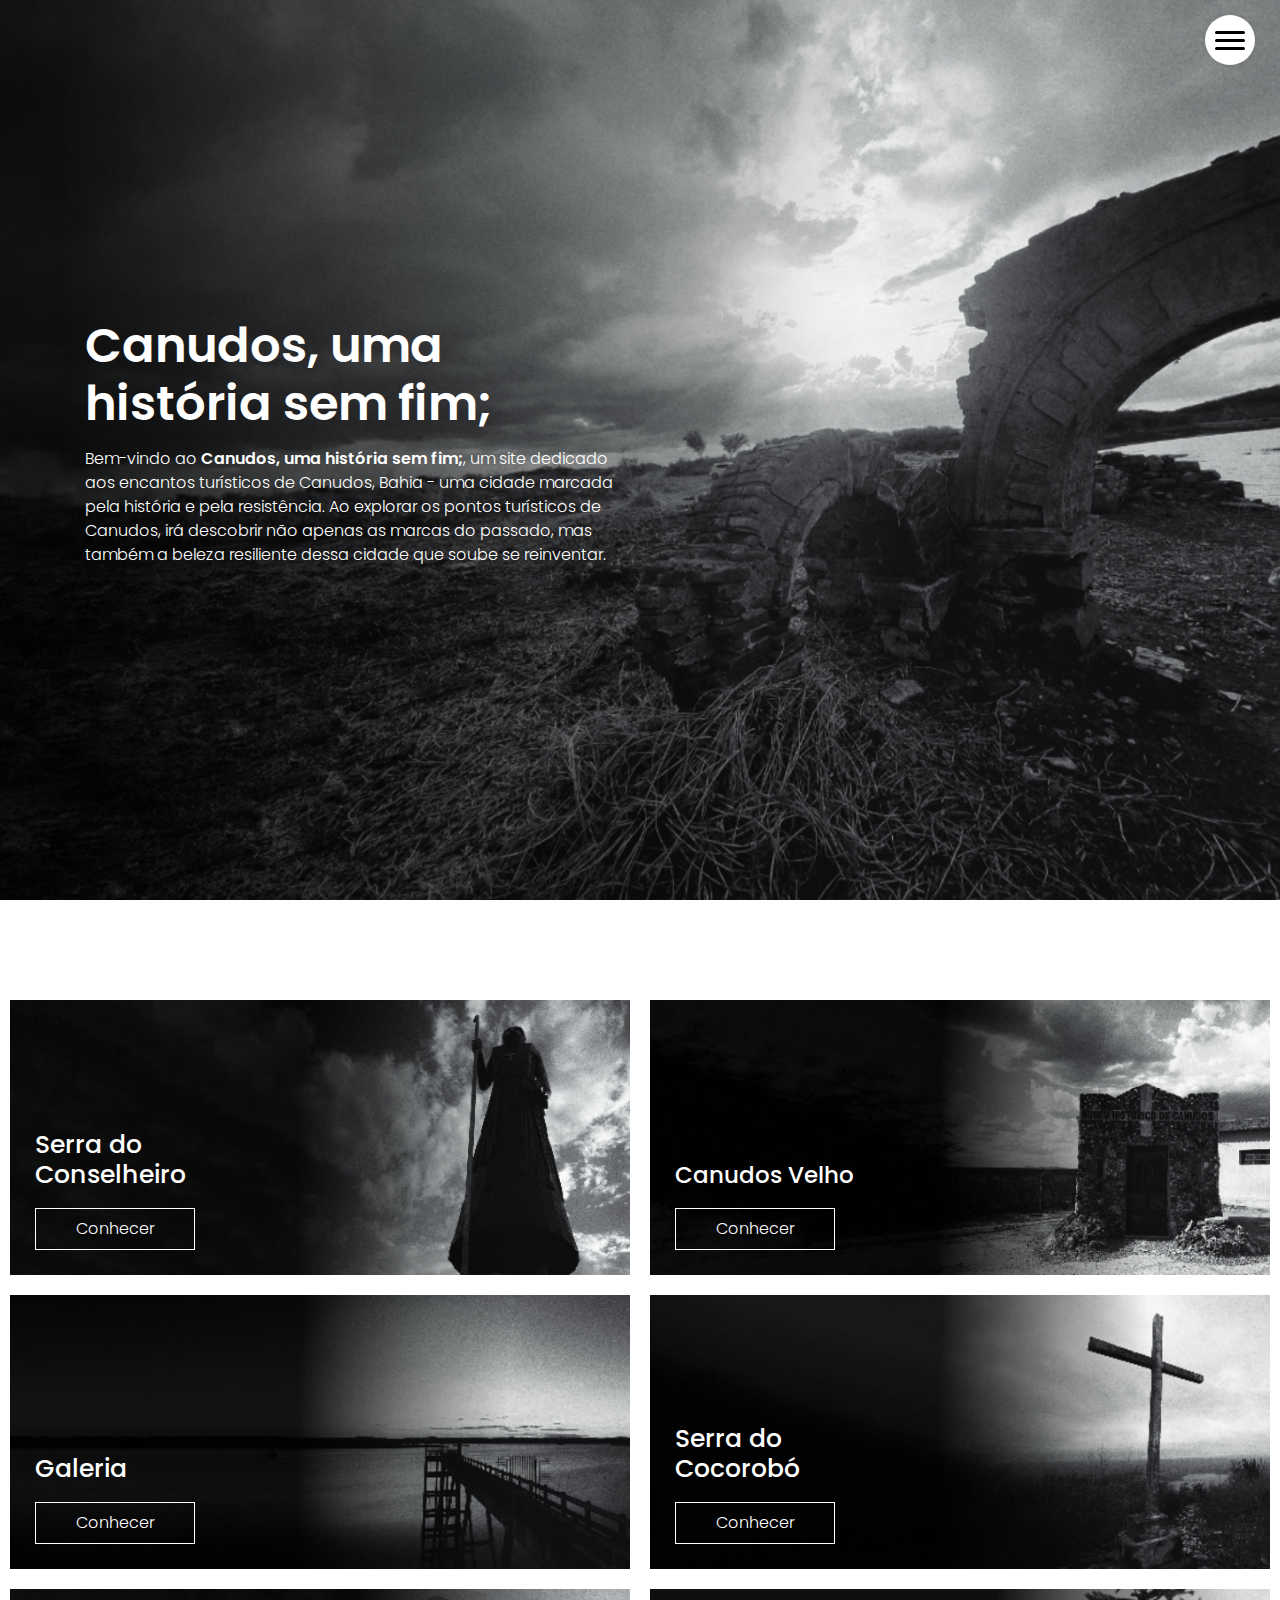
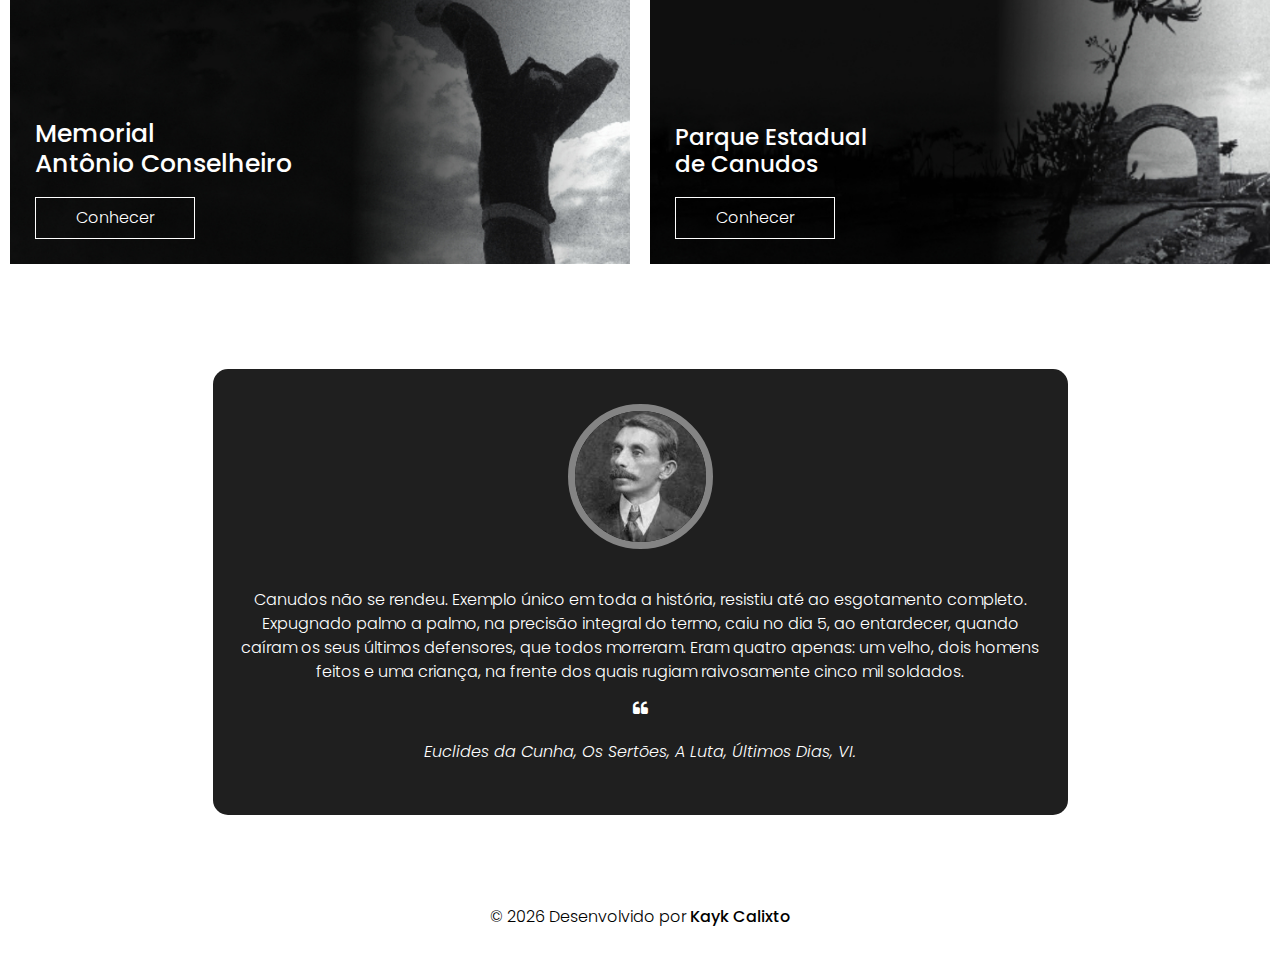
<file: index.html>
<!DOCTYPE html>
<html>

<head>
  <meta charset="utf-8" />
  <meta http-equiv="X-UA-Compatible" content="IE=edge" />
  <meta name="viewport" content="width=device-width, initial-scale=1, shrink-to-fit=no" />
  <link rel="icon" href="images/logoCanudos.png" type="image/gif" />
  <meta name="keywords" content="" />
  <meta name="description" content="" />
  <meta name="author" content="" />

  <title>Canudos, uma história sem fim;</title>

  <link rel="stylesheet" type="text/css" href="css/bootstrap.css" />
  <link href="css/font-awesome.min.css" rel="stylesheet" />
  <link href="css/style.css" rel="stylesheet" />
  <link href="css/responsive.css" rel="stylesheet" />

  <style>
    @import url('https://fonts.googleapis.com/css2?family=Poppins:wght@200;300;400;500;600;700&display=swap');
  
       * {
          font-family: 'Poppins', 'Sans Serif';
          font-weight: 300;
      }
      .offer_section .box .detail-box a {
  display: inline-block;
  padding: 8px 40px;
  background-color: transparent;
  color: #ffffff;
  border-radius: 0;
  border: 1px solid #ffffff;
  -webkit-transition: all .2s;
  transition: all .2s;
  margin-top: 10px;
}

.offer_section .box .detail-box a:hover {
  background-color: #ffffff;
  color: #000000;
}
.offer_section .box .detail-box {
  background-color: rgba(0, 0, 0, 0);
}
@media (min-width: 1300px) {
.offer_section .box .detail-box {
  position: absolute;
  top: -30px;
  left: 0;
  width: 100%;
  height: 100%;
  display: -webkit-box;
  display: -ms-flexbox;
  display: flex;
  -webkit-box-orient: vertical;
  -webkit-box-direction: normal;
      -ms-flex-direction: column;
          flex-direction: column;
  -webkit-box-align: start;
      -ms-flex-align: start;
          align-items: flex-start;
  -webkit-box-pack: center;
      -ms-flex-pack: center;
          justify-content: center;
  color: #ffffff;
  padding: 25px;
}
}
.overlay-content a:hover{
  color: rgb(63, 63, 63);
}

      </style>

</head>

<body>

  <header class="header_section">
    <div class="container-fluid">
      <nav class="navbar navbar-expand-lg custom_nav-container">
        </a>
        <div class="" id="">

          <div class="custom_menu-btn">
            <button onclick="openNav()">
              <span class="s-1"> </span>
              <span class="s-2"> </span>
              <span class="s-3"> </span>
            </button>
            <div id="myNav" class="overlay" style="background-color: rgb(17, 17, 17);">
              <div class="overlay-content">
                <a href="index.html" style="text-transform: none;">Início</a>
                <a href="serradoconselheiro.html" style="text-transform: none;">Serra do Conselheiro</a>
                <a href="galeria.html" style="text-transform: none;">Galeria</a>
                <a href="memorial.html" style="text-transform: none;">Memorial Antônio Conselheiro</a>
                <a href="canudosvelho.html" style="text-transform: none;">Canudos Velho</a>
                <a href="serradococorobo.html" style="text-transform: none;">Serra do Cocorobó</a>
                <a href="parque.html" style="text-transform: none;">Parque Estadual de Canudos</a>
              </div>
            </div>
          </div>

        </div>
      </nav>
    </div>
  </header>

  <section id="inicio" class="slider_section position-relative">
    <div class="slider_bg_box">
      <img src="images/canudos1.png" alt="">
    </div>
    <div class="slider_bg"></div>
    <div class="container">
      <div class="col-md-9 col-lg-8">
        <div class="detail-box">
          <h1 style="font-family: 'Poppins', 'Sans Serif'; font-weight:600;">
            Canudos, uma
            <br> história sem fim;
          </h1>
          <p>
            Bem-vindo ao <span style="font-family: 'Poppins', 'Sans Serif'; font-weight:600;">Canudos, uma história sem fim;</span>, um site dedicado aos encantos turísticos de Canudos, Bahia - uma cidade marcada pela história e pela resistência.
            Ao explorar os pontos turísticos de Canudos, irá descobrir não apenas as marcas do passado, mas também a beleza resiliente dessa cidade que soube se reinventar. 
            
          </p>
        </div>
      </div>
    </div>
  </section>

  <section id="locais" class="offer_section layout_padding">
    <div class="container-fluid">
      <div class="row">
        <div class="col-md-6 px-0">
          <div class="box offer-box3">
            <img src="images/serradoconselheiro.jpg" alt="">
            <div class="detail-box">
              <h2 style="font-family: 'Poppins', 'Sans Serif'; font-weight:500; font-size: 25px;">
                Serra do
                <br>
                Conselheiro
              </h2>
              <a href="serradoconselheiro.html">
                Conhecer
              </a>
            </div>
          </div>
          <div class="box offer-box3">
            <img src="images/galeria.png" alt="">
            <div class="detail-box">
              <h2 style="font-family: 'Poppins', 'Sans Serif'; font-weight:500; font-size: 25px;">
                Galeria
              </h2>
              <a href="galeria.html">
                Conhecer
              </a>
            </div>
          </div>
          
          <div class="box offer-box3">
            <img src="images/memorialNovo.jpg" alt="">
            <div class="detail-box">
              <h2 class="memorial" style="font-family: 'Poppins', 'Sans Serif'; font-weight:500; font-size: 25px;">
                Memorial<br>
                Antônio Conselheiro
              </h2>
              <a href="memorial.html">
                Conhecer
              </a>
            </div>
          </div>
        </div>
        <div class="col-md-6 px-0">
          <div class="box offer-box3">
            <img src="images/canudosvelho.jpg" alt="">
            <div class="detail-box">
              <h2 style="font-family: 'Poppins', 'Sans Serif'; font-weight:500; font-size: 23px; text-align: end;">
                Canudos Velho
              </h2>
              <a href="canudosvelho.html">
                Conhecer
              </a>
            </div>
          </div>
          <div class="box offer-box3">
            <img src="images/serradococorobo.jpg" alt="">
            <div class="detail-box">
              <h2 style="font-family: 'Poppins', 'Sans Serif'; font-weight:500; font-size: 25px;">
                Serra do 
                <br>
                Cocorobó
              </h2>
              <a href="serradococorobo.html">
                Conhecer
              </a>
            </div>
          </div>
          <div class="box offer-box3">
            <img src="images/parqueNovo.jpg" alt="">
            <div class="detail-box">
              <h2 style="font-family: 'Poppins', 'Sans Serif'; font-weight:500; font-size: 23px;">
                Parque Estadual<br>
                de Canudos
              </h2>
              <a href="parque.html">
                Conhecer
              </a>
            </div>
          </div>
         
        </div>
      </div>
    </div>
  </section>

  <section id="reflexao" class="client_section layout_padding" style="margin-top:-130px;">
    <div class="container">
      <div id="carouselExample2Controls" class="carousel slide" data-ride="carousel">
        <div class="carousel-inner">
          <div class="carousel-item active">
            <div class="row">
              <div class="col-md-11 col-lg-10 mx-auto">
                <div class="box" style="background-color: rgb(31, 31, 31);">
                  <div class="img-box">
                    <img src="images/euclides.jpg" alt="" />
                  </div>
                  <div class="detail-box">
                    
                    <p>
                      <br>
                      Canudos não se rendeu. Exemplo único em toda a história, resistiu até ao esgotamento completo. Expugnado palmo a palmo, na precisão integral do termo, caiu no dia 5, ao entardecer, quando caíram os seus últimos defensores, que todos morreram. Eram quatro apenas: um velho, dois homens feitos e uma criança, na frente dos quais rugiam raivosamente cinco mil soldados.
                    </p>
                    <i class="fa fa-quote-left" aria-hidden="true"></i>
                    <p style="font-style: italic;">
                      <br>
                      Euclides da Cunha, Os Sertões, A Luta, Últimos Dias, VI.
                    </p>
                  </div>
                </div>
              </div>
            </div>
          </div>
        </div>
      </div>
    </div>
  </section>

  <footer id="creditos" class="footer_section" style="margin-top:-70px;">
    <div class="container">
      <p>
        &copy; <span id="displayYear"></span> Desenvolvido por 
        <a href="https://kaykcalixto.github.io/portfolio/"><span style="font-family: 'Poppins', 'Sans Serif'; font-weight:500;">Kayk Calixto</a></span>
      </p>
    </div>
  </footer>

  <script src="js/jquery-3.4.1.min.js"></script>
  <script src="js/bootstrap.js"></script>
  <script src="js/custom.js"></script>

</body>

</html>
</file>
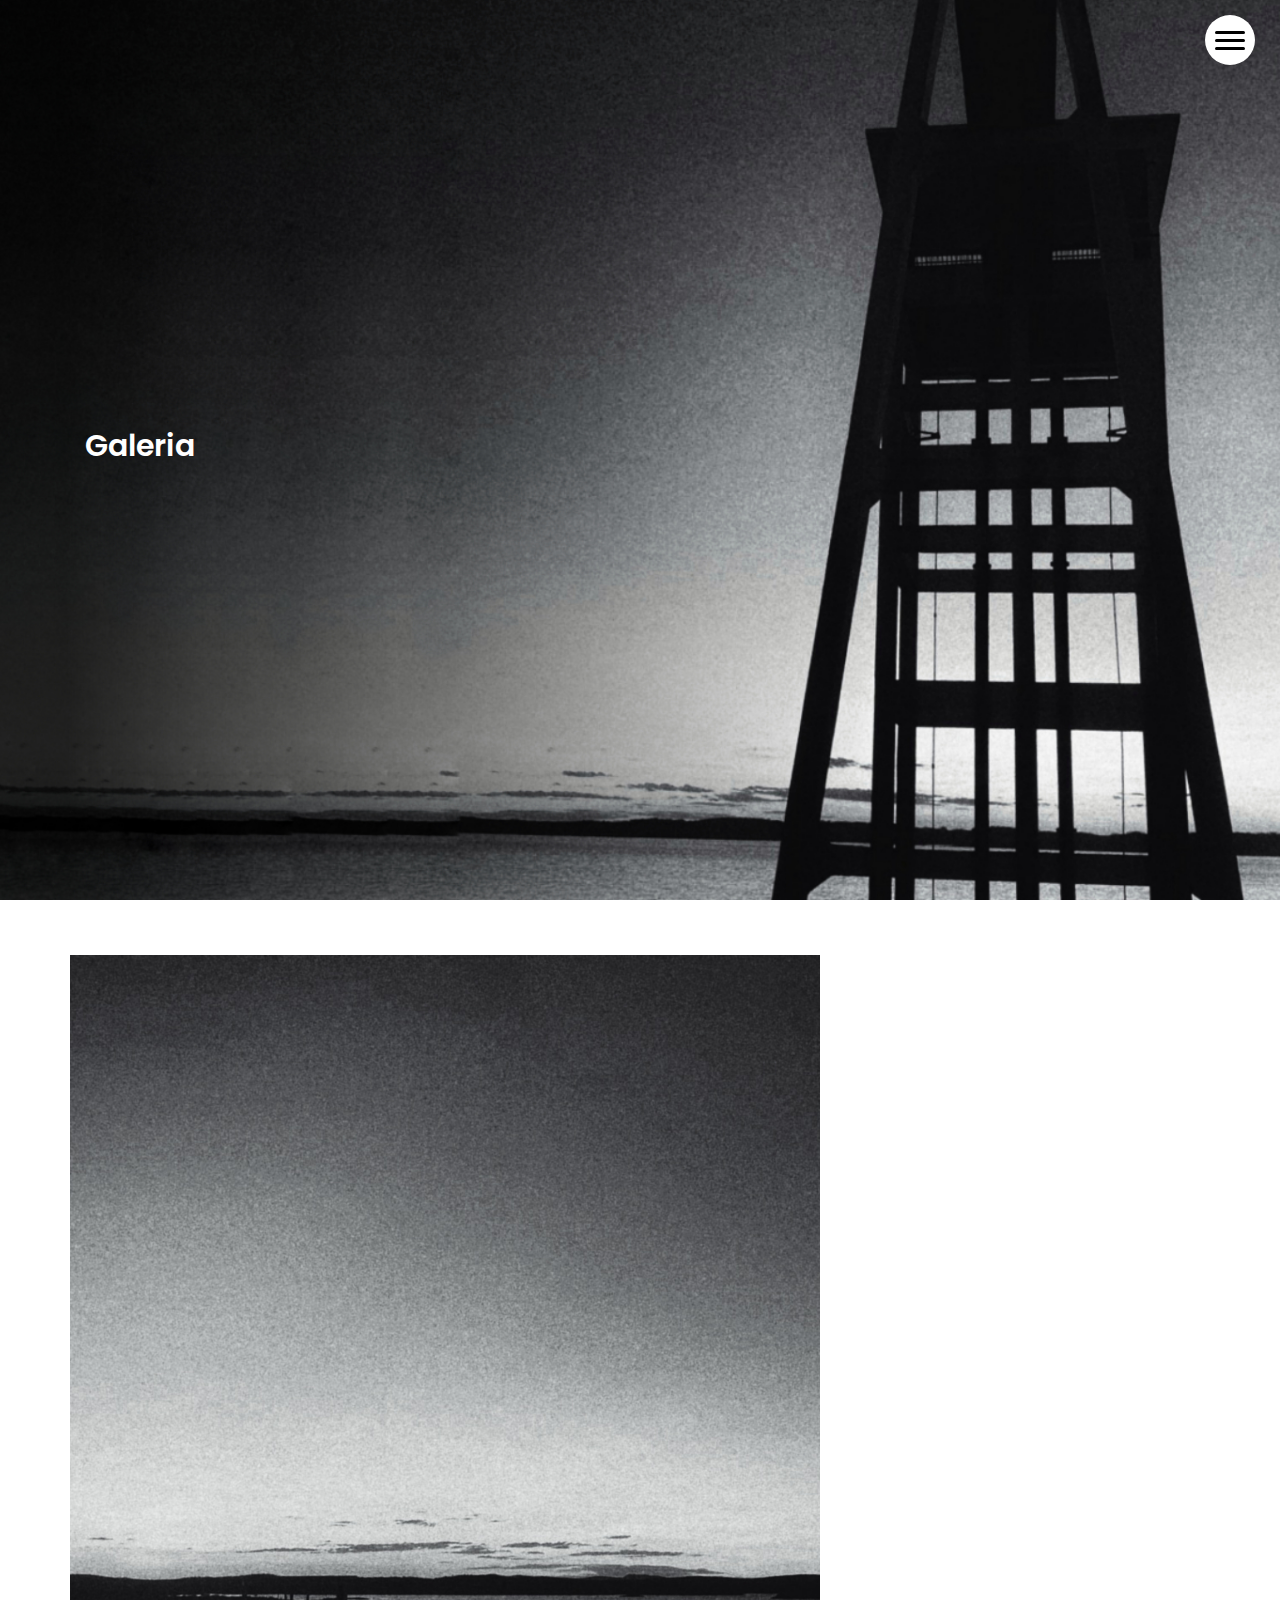
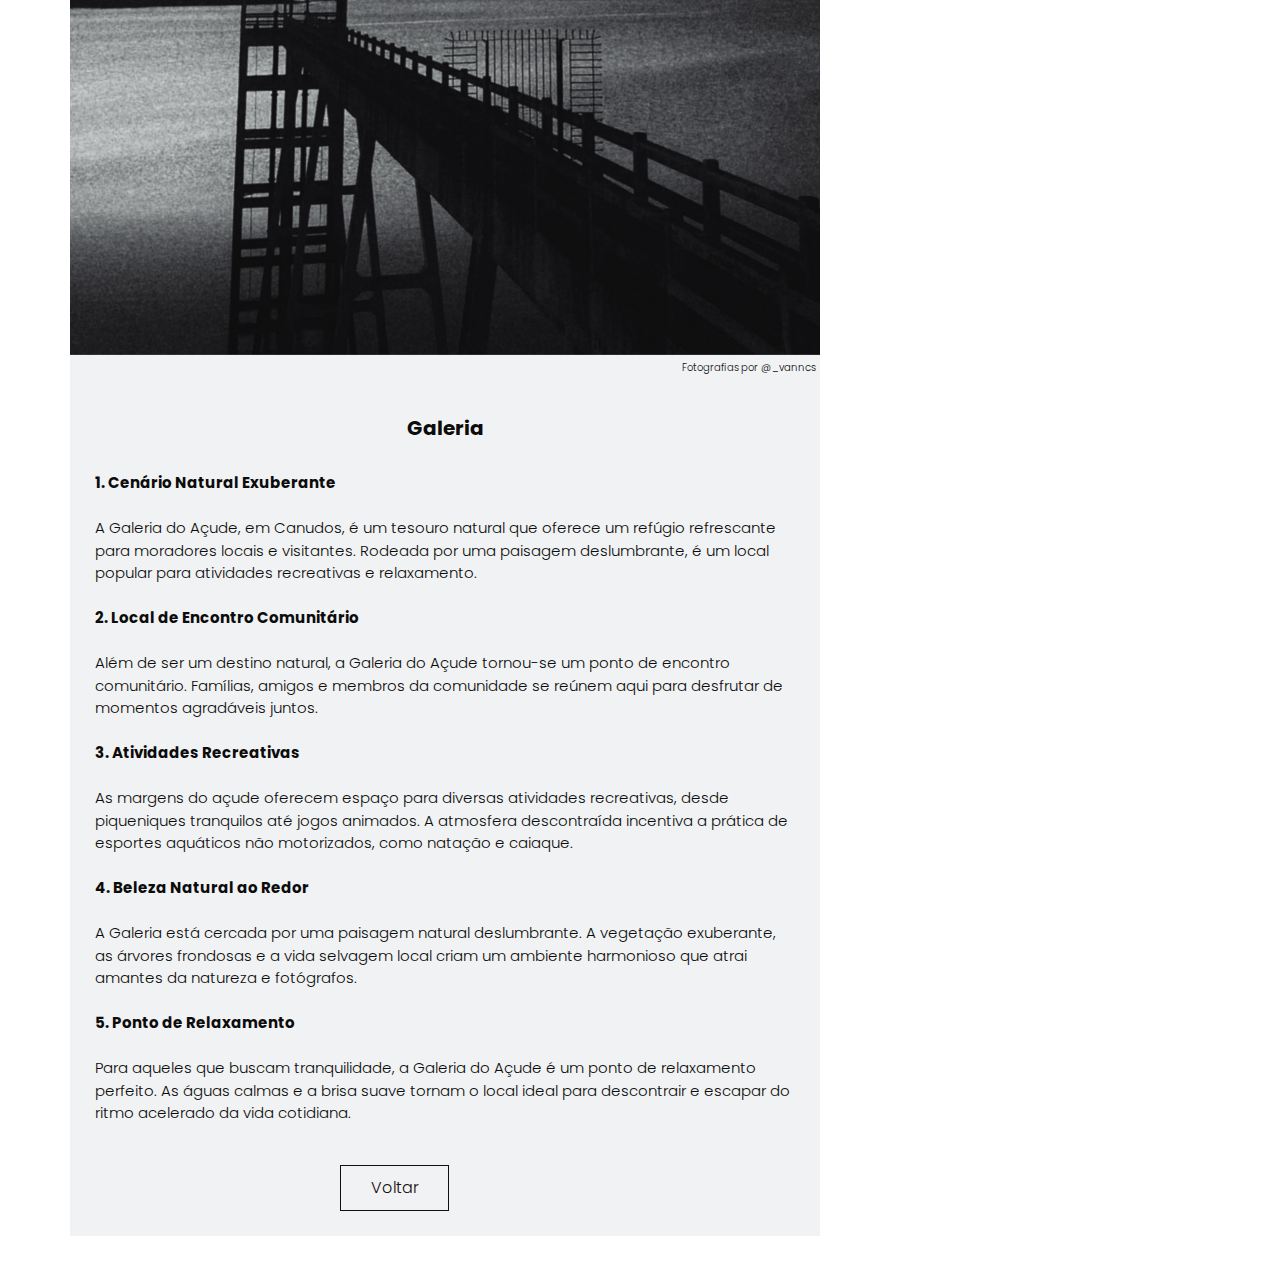
<file: galeria.html>
<!DOCTYPE html>
<html>

<head>
  <meta charset="utf-8" />
  <meta http-equiv="X-UA-Compatible" content="IE=edge" />
  <meta name="viewport" content="width=device-width, initial-scale=1, shrink-to-fit=no" />
  <link rel="icon" href="images/logoCanudos.png" type="image/gif" />
  <meta name="keywords" content="" />
  <meta name="description" content="" />
  <meta name="author" content="" />

  <title>Galeria</title>

  <link rel="stylesheet" type="text/css" href="css/bootstrap.css" />
  <link href="css/font-awesome.min.css" rel="stylesheet" />
  <link href="css/style.css" rel="stylesheet" />
  <link href="css/responsive.css" rel="stylesheet" />

  <style>
    @import url('https://fonts.googleapis.com/css2?family=Poppins:wght@200;300;400;500;600;700&display=swap');
  
       * {
          font-family: 'Poppins', 'Sans Serif';
          font-weight: 300;
      }
      .offer_section .box .detail-box a {
  display: inline-block;
  padding: 8px 40px;
  background-color: transparent;
  color: #ffffff;
  border-radius: 0;
  border: 1px solid #ffffff;
  -webkit-transition: all .2s;
  transition: all .2s;
  margin-top: 10px;
}

.offer_section .box .detail-box a:hover {
  background-color: #ffffff;
  color: #000000;
}
.offer_section .box .detail-box {
  background-color: rgba(0, 0, 0, 0);
}
.slider_section .detail-box h1 {
    font-family: 'Poppins', 'Sans Serif';
     font-weight:600;
      font-size: 30px;
  }
  .blog_section .detail-box a {
    margin-left: 35%;
  }
@media (min-width: 1300px) {
.offer_section .box .detail-box {
  position: absolute;
  top: -30px;
  left: 0;
  width: 100%;
  height: 100%;
  display: -webkit-box;
  display: -ms-flexbox;
  display: flex;
  -webkit-box-orient: vertical;
  -webkit-box-direction: normal;
      -ms-flex-direction: column;
          flex-direction: column;
  -webkit-box-align: start;
      -ms-flex-align: start;
          align-items: flex-start;
  -webkit-box-pack: center;
      -ms-flex-pack: center;
          justify-content: center;
  color: #ffffff;
  padding: 25px;
}
}
@media (min-width: 1300px) {
.blog_section .col-md-8 {
    left:16.5%;
}
.blog_section .box .img-box p {
text-align:end;
margin-top:5px;
margin-right:5px;
font-size:15px; 
}
.blog_section .box .img-box p {
text-align:end;
margin-top:5px;
margin-right:5px;
font-size:15px; 
}

.slider_section .detail-box h1 {
    font-family: 'Poppins', 'Sans Serif';
     font-weight:600;
      font-size: 50px;
  }
  .blog_section .detail-box a {
    margin-left: 40%;
  }
}
.overlay-content a:hover{
  color: rgb(63, 63, 63);
}
      </style>

</head>

<body>

  <header class="header_section">
    <div class="container-fluid">
      <nav class="navbar navbar-expand-lg custom_nav-container">
        </a>
        <div class="" id="">

          <div class="custom_menu-btn">
            <button onclick="openNav()">
              <span class="s-1"> </span>
              <span class="s-2"> </span>
              <span class="s-3"> </span>
            </button>
            <div id="myNav" class="overlay" style="background-color: rgb(17, 17, 17);">
              <div class="overlay-content">
                <a href="index.html" style="text-transform: none;">Início</a>
                <a href="serradoconselheiro.html" style="text-transform: none;">Serra do Conselheiro</a>
                <a href="galeria.html" style="text-transform: none;">Galeria</a>
                <a href="memorial.html" style="text-transform: none;">Memorial Antônio Conselheiro</a>
                <a href="canudosvelho.html" style="text-transform: none;">Canudos Velho</a>
                <a href="serradococorobo.html" style="text-transform: none;">Serra do Cocorobó</a>
                <a href="parque.html" style="text-transform: none;">Parque Estadual de Canudos</a>
              </div>
            </div>
          </div>

        </div>
      </nav>
    </div>
  </header>

  <section class="slider_section position-relative">
    <div class="slider_bg_box">
      <img src="images/capaGaleria.jpg" alt="">
    </div>
    <div class="slider_bg"></div>
    <div class="container">
      <div class="col-md-9 col-lg-8">
        <div class="detail-box">
          <h1>
            Galeria
          </h1>
         
        </div>
      </div>
    </div>
  </section>

 <section class="blog_section ">
  <div class="container">
    <div class="heading_container">
      
    </div>
    <div class="row">
      <div class="col-md-8">
        <div class="box">
          <div class="img-box">
            <img src="images/ofcGaleria.jpg" alt="" style="width:100%;">
            <p style="text-align:end; margin-top:5px; margin-right:5px; font-size:10px;">Fotografias por <a href="https://www.instagram.com/_vanncs/" style="color:black;">@_vanncs</a></p>
          </div>
          <div class="detail-box" style="width:100%;">
            <h5 style="text-align: center;">
              Galeria                                                                      
            </h5>
            <br>
            <p>
                <span style="font-weight: bold;"> 1. Cenário Natural Exuberante </span>
                <br><br>
                A Galeria do Açude, em Canudos, é um tesouro natural que oferece um refúgio refrescante para moradores locais e visitantes. Rodeada por uma paisagem deslumbrante, é um local popular para atividades recreativas e relaxamento.
                <br><br>
                <span style="font-weight: bold;">2. Local de Encontro Comunitário</span>
                <br><br>
                Além de ser um destino natural, a Galeria do Açude tornou-se um ponto de encontro comunitário. Famílias, amigos e membros da comunidade se reúnem aqui para desfrutar de momentos agradáveis juntos.
                <br><br>
                <span style="font-weight: bold;">3. Atividades Recreativas</span>
                <br><br>
                As margens do açude oferecem espaço para diversas atividades recreativas, desde piqueniques tranquilos até jogos animados. A atmosfera descontraída incentiva a prática de esportes aquáticos não motorizados, como natação e caiaque.
                <br><br>
                <span style="font-weight: bold;">4. Beleza Natural ao Redor</span>
                <br><br>
                A Galeria  está cercada por uma paisagem natural deslumbrante. A vegetação exuberante, as árvores frondosas e a vida selvagem local criam um ambiente harmonioso que atrai amantes da natureza e fotógrafos.
                <br><br>
                <span style="font-weight: bold;">5. Ponto de Relaxamento</span>
                <br><br>
                Para aqueles que buscam tranquilidade, a Galeria do Açude é um ponto de relaxamento perfeito. As águas calmas e a brisa suave tornam o local ideal para descontrair e escapar do ritmo acelerado da vida cotidiana.
            </p>
            <br>
            <a href="index.html">
                Voltar
              </a>
          </div>
          
        </div>
      </div>
    </div>
  </div>
  <br><br>
</section>

  <script src="js/jquery-3.4.1.min.js"></script>
  <script src="js/bootstrap.js"></script>
  <script src="js/custom.js"></script>

</body>

</html>
</file>
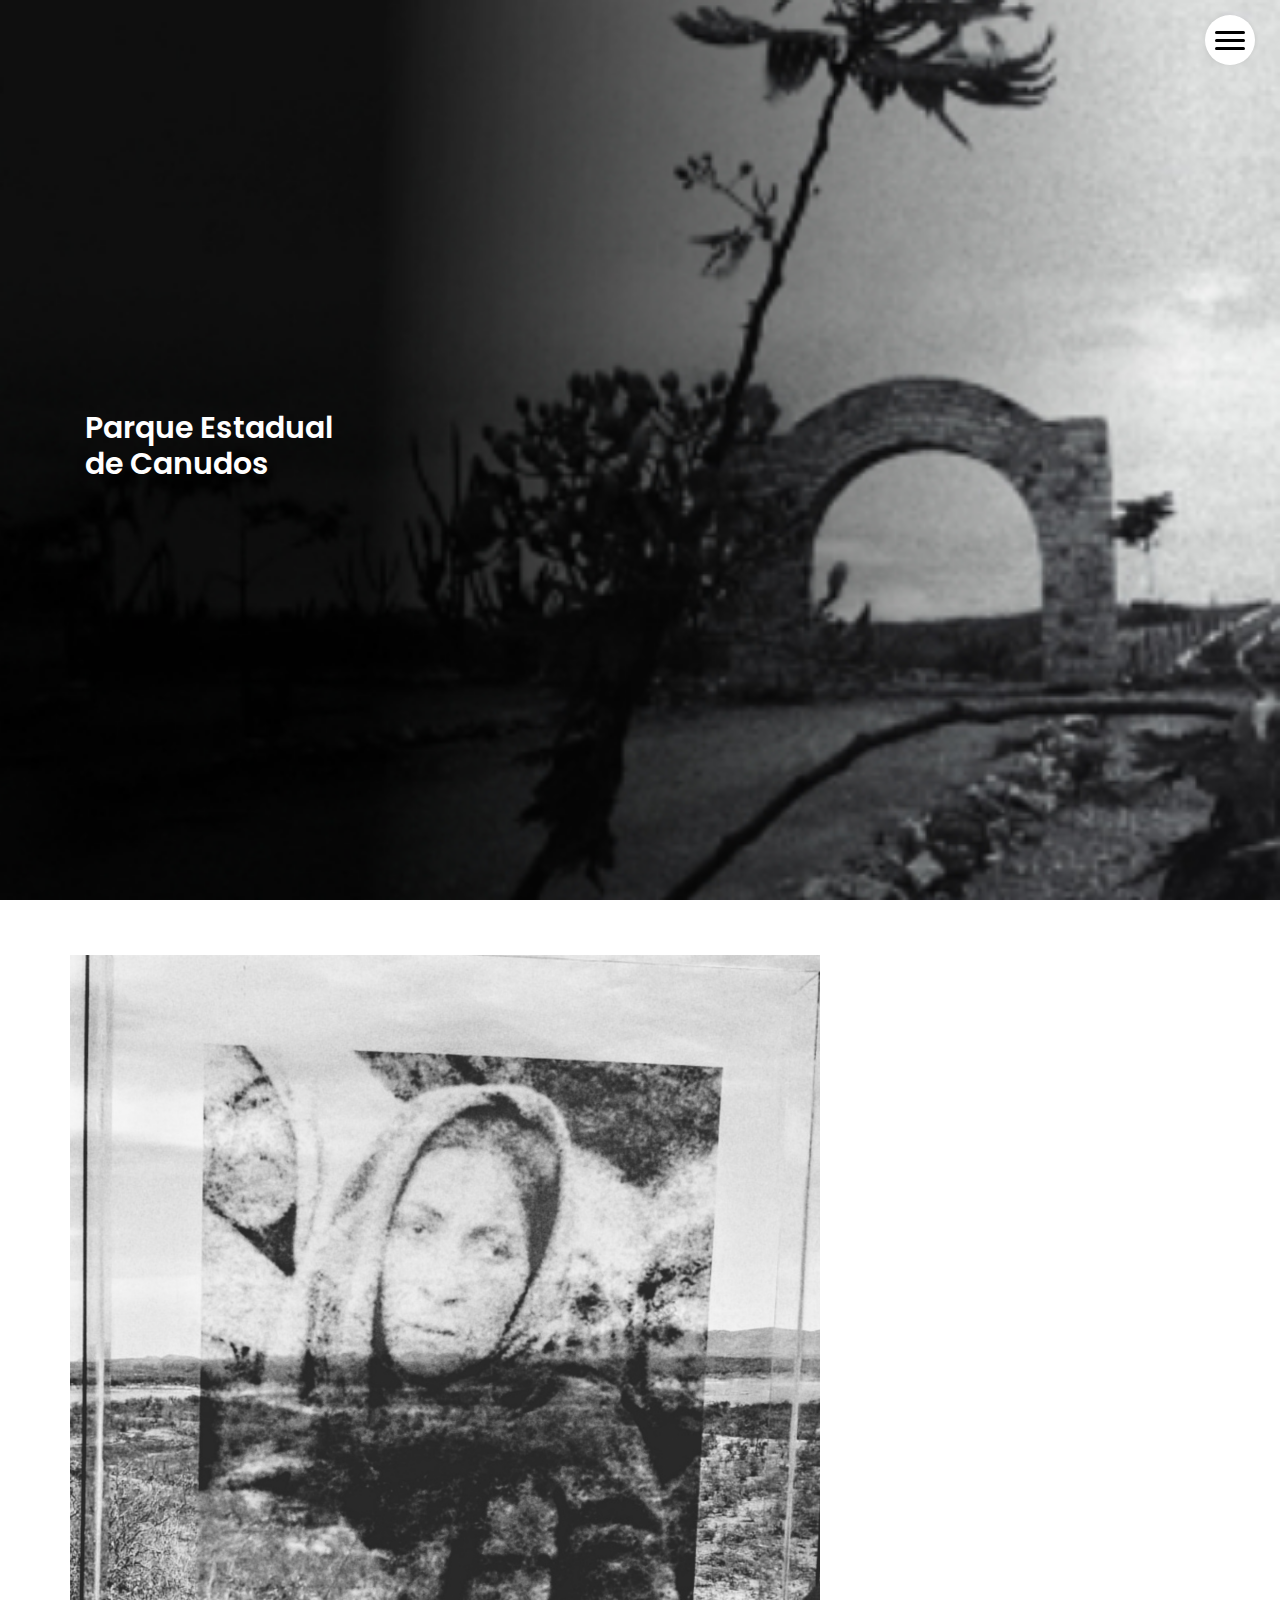
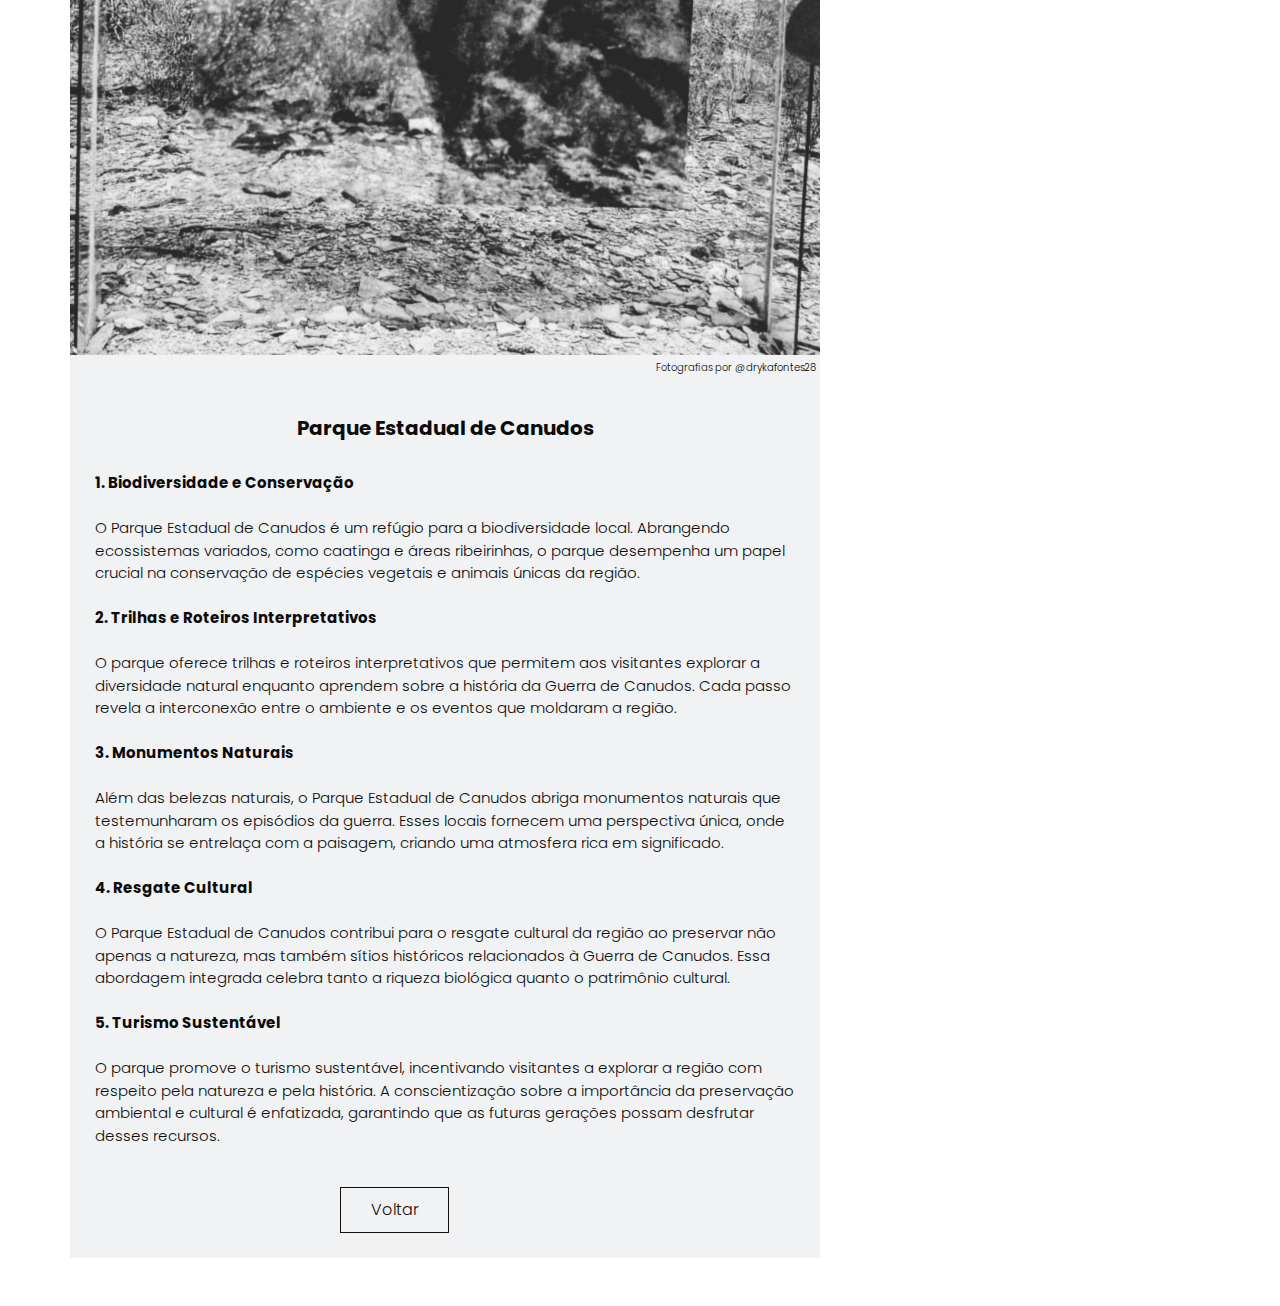
<file: parque.html>
<!DOCTYPE html>
<html>

<head>
  <meta charset="utf-8" />
  <meta http-equiv="X-UA-Compatible" content="IE=edge" />
  <meta name="viewport" content="width=device-width, initial-scale=1, shrink-to-fit=no" />
  <link rel="icon" href="images/logoCanudos.png" type="image/gif" />
  <meta name="keywords" content="" />
  <meta name="description" content="" />
  <meta name="author" content="" />

  <title>Parque Estadual de Canudos</title>

  <link rel="stylesheet" type="text/css" href="css/bootstrap.css" />
  <link href="css/font-awesome.min.css" rel="stylesheet" />
  <link href="css/style.css" rel="stylesheet" />
  <link href="css/responsive.css" rel="stylesheet" />

  <style>
    @import url('https://fonts.googleapis.com/css2?family=Poppins:wght@200;300;400;500;600;700&display=swap');
  
       * {
          font-family: 'Poppins', 'Sans Serif';
          font-weight: 300;
      }
      .offer_section .box .detail-box a {
  display: inline-block;
  padding: 8px 40px;
  background-color: transparent;
  color: #ffffff;
  border-radius: 0;
  border: 1px solid #ffffff;
  -webkit-transition: all .2s;
  transition: all .2s;
  margin-top: 10px;
}

.offer_section .box .detail-box a:hover {
  background-color: #ffffff;
  color: #000000;
}
.offer_section .box .detail-box {
  background-color: rgba(0, 0, 0, 0);
}
.slider_section .detail-box h1 {
    font-family: 'Poppins', 'Sans Serif';
     font-weight:600;
      font-size: 30px;
  }
  .blog_section .detail-box a {
    margin-left: 35%;
  }
@media (min-width: 1300px) {
.offer_section .box .detail-box {
  position: absolute;
  top: -30px;
  left: 0;
  width: 100%;
  height: 100%;
  display: -webkit-box;
  display: -ms-flexbox;
  display: flex;
  -webkit-box-orient: vertical;
  -webkit-box-direction: normal;
      -ms-flex-direction: column;
          flex-direction: column;
  -webkit-box-align: start;
      -ms-flex-align: start;
          align-items: flex-start;
  -webkit-box-pack: center;
      -ms-flex-pack: center;
          justify-content: center;
  color: #ffffff;
  padding: 25px;
}
}
@media (min-width: 1300px) {
.blog_section .col-md-8 {
    left:16.5%;
}
.blog_section .box .img-box p {
text-align:end;
margin-top:5px;
margin-right:5px;
font-size:15px; 
}
.blog_section .box .img-box p {
text-align:end;
margin-top:5px;
margin-right:5px;
font-size:15px; 
}

.slider_section .detail-box h1 {
    font-family: 'Poppins', 'Sans Serif';
     font-weight:600;
      font-size: 50px;
  }
  .blog_section .detail-box a {
    margin-left: 40%;
  }
}
.overlay-content a:hover{
  color: rgb(63, 63, 63);
}
      </style>

</head>

<body>

  <header class="header_section">
    <div class="container-fluid">
      <nav class="navbar navbar-expand-lg custom_nav-container">
        </a>
        <div class="" id="">

          <div class="custom_menu-btn">
            <button onclick="openNav()">
              <span class="s-1"> </span>
              <span class="s-2"> </span>
              <span class="s-3"> </span>
            </button>
            <div id="myNav" class="overlay" style="background-color: rgb(17, 17, 17);">
              <div class="overlay-content">
                <a href="index.html" style="text-transform: none;">Início</a>
                <a href="serradoconselheiro.html" style="text-transform: none;">Serra do Conselheiro</a>
                <a href="galeria.html" style="text-transform: none;">Galeria</a>
                <a href="memorial.html" style="text-transform: none;">Memorial Antônio Conselheiro</a>
                <a href="canudosvelho.html" style="text-transform: none;">Canudos Velho</a>
                <a href="serradococorobo.html" style="text-transform: none;">Serra do Cocorobó</a>
                <a href="parque.html" style="text-transform: none;">Parque Estadual de Canudos</a>
              </div>
            </div>
          </div>

        </div>
      </nav>
    </div>
  </header>

  <section class="slider_section position-relative">
    <div class="slider_bg_box">
      <img src="images/parqueNovo.jpg" alt="">
    </div>
    <div class="slider_bg"></div>
    <div class="container">
      <div class="col-md-9 col-lg-8">
        <div class="detail-box">
          <h1>
            Parque Estadual
            <br> de Canudos
          </h1>
         
        </div>
      </div>
    </div>
  </section>

 <section class="blog_section ">
  <div class="container">
    <div class="heading_container">
      
    </div>
    <div class="row">
      <div class="col-md-8">
        <div class="box">
          <div class="img-box">
            <img src="images/parque1.jpg" alt="" style="width:100%;">
            <p style="text-align:end; margin-top:5px; margin-right:5px; font-size:10px;">Fotografias por <a href="https://www.instagram.com/drykafontes28/@drykafontes28" style="color:black;">@drykafontes28</a></p>
          </div>
          <div class="detail-box" style="width:100%;">
            <h5 style="text-align: center;">
              Parque Estadual de Canudos                                                                   
            </h5>
            <br>
            <p>
                <span style="font-weight: bold;"> 1. Biodiversidade e Conservação </span>
                <br><br>
                O Parque Estadual de Canudos é um refúgio para a biodiversidade local. Abrangendo ecossistemas variados, como caatinga e áreas ribeirinhas, o parque desempenha um papel crucial na conservação de espécies vegetais e animais únicas da região.
                <br><br>
                <span style="font-weight: bold;">2. Trilhas e Roteiros Interpretativos </span>
                <br><br>
                O parque oferece trilhas e roteiros interpretativos que permitem aos visitantes explorar a diversidade natural enquanto aprendem sobre a história da Guerra de Canudos. Cada passo revela a interconexão entre o ambiente e os eventos que moldaram a região.
                <br><br>
                <span style="font-weight: bold;">3. Monumentos Naturais</span>
                <br><br>
                Além das belezas naturais, o Parque Estadual de Canudos abriga monumentos naturais que testemunharam os episódios da guerra. Esses locais fornecem uma perspectiva única, onde a história se entrelaça com a paisagem, criando uma atmosfera rica em significado.
                <br><br>
                <span style="font-weight: bold;">4. Resgate Cultural</span>
                <br><br>
                O Parque Estadual de Canudos contribui para o resgate cultural da região ao preservar não apenas a natureza, mas também sítios históricos relacionados à Guerra de Canudos. Essa abordagem integrada celebra tanto a riqueza biológica quanto o patrimônio cultural.
                <br><br>
                <span style="font-weight: bold;">5. Turismo Sustentável</span>
                <br><br>
                O parque promove o turismo sustentável, incentivando visitantes a explorar a região com respeito pela natureza e pela história. A conscientização sobre a importância da preservação ambiental e cultural é enfatizada, garantindo que as futuras gerações possam desfrutar desses recursos.
            </p>
            <br>
            <a href="index.html">
                Voltar
              </a>
          </div>
          
        </div>
      </div>
    </div>
  </div>
  <br><br>
</section>

  <script src="js/jquery-3.4.1.min.js"></script>
  <script src="js/bootstrap.js"></script>
  <script src="js/custom.js"></script>

</body>

</html>
</file>
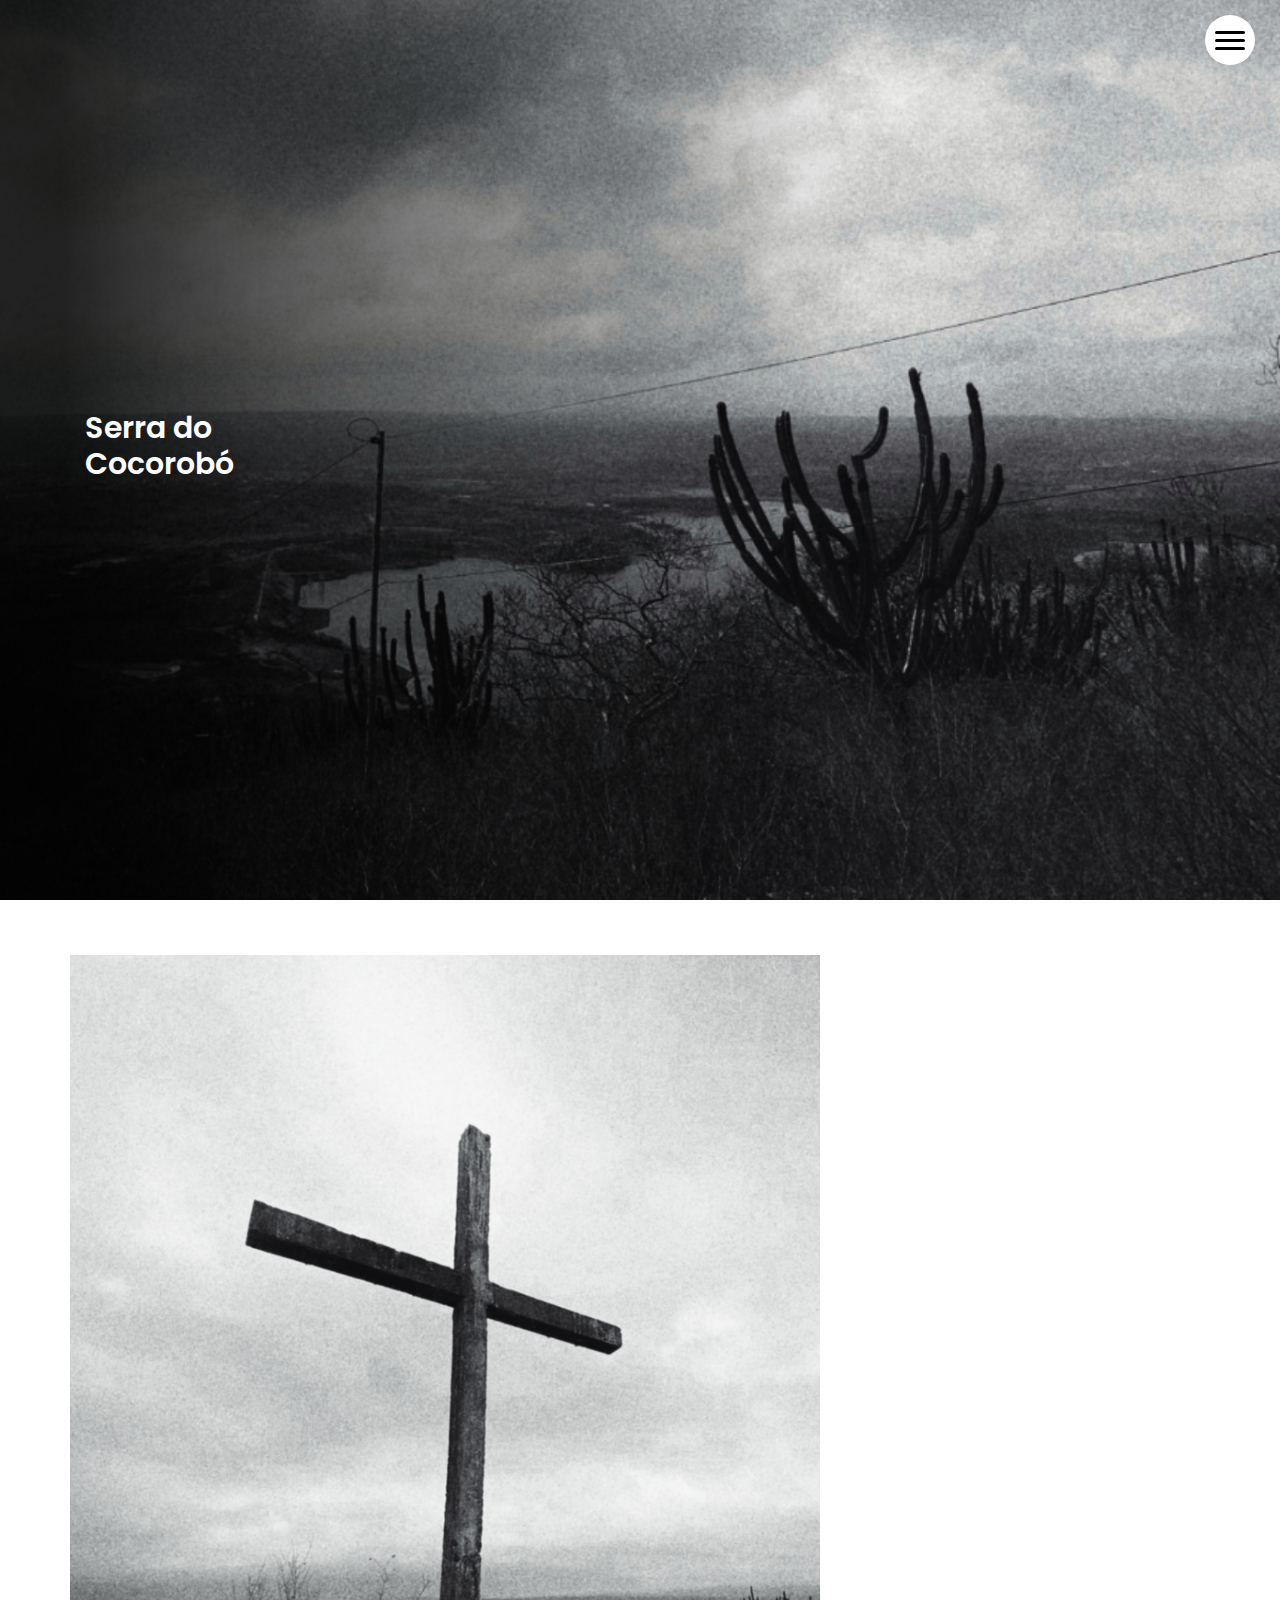
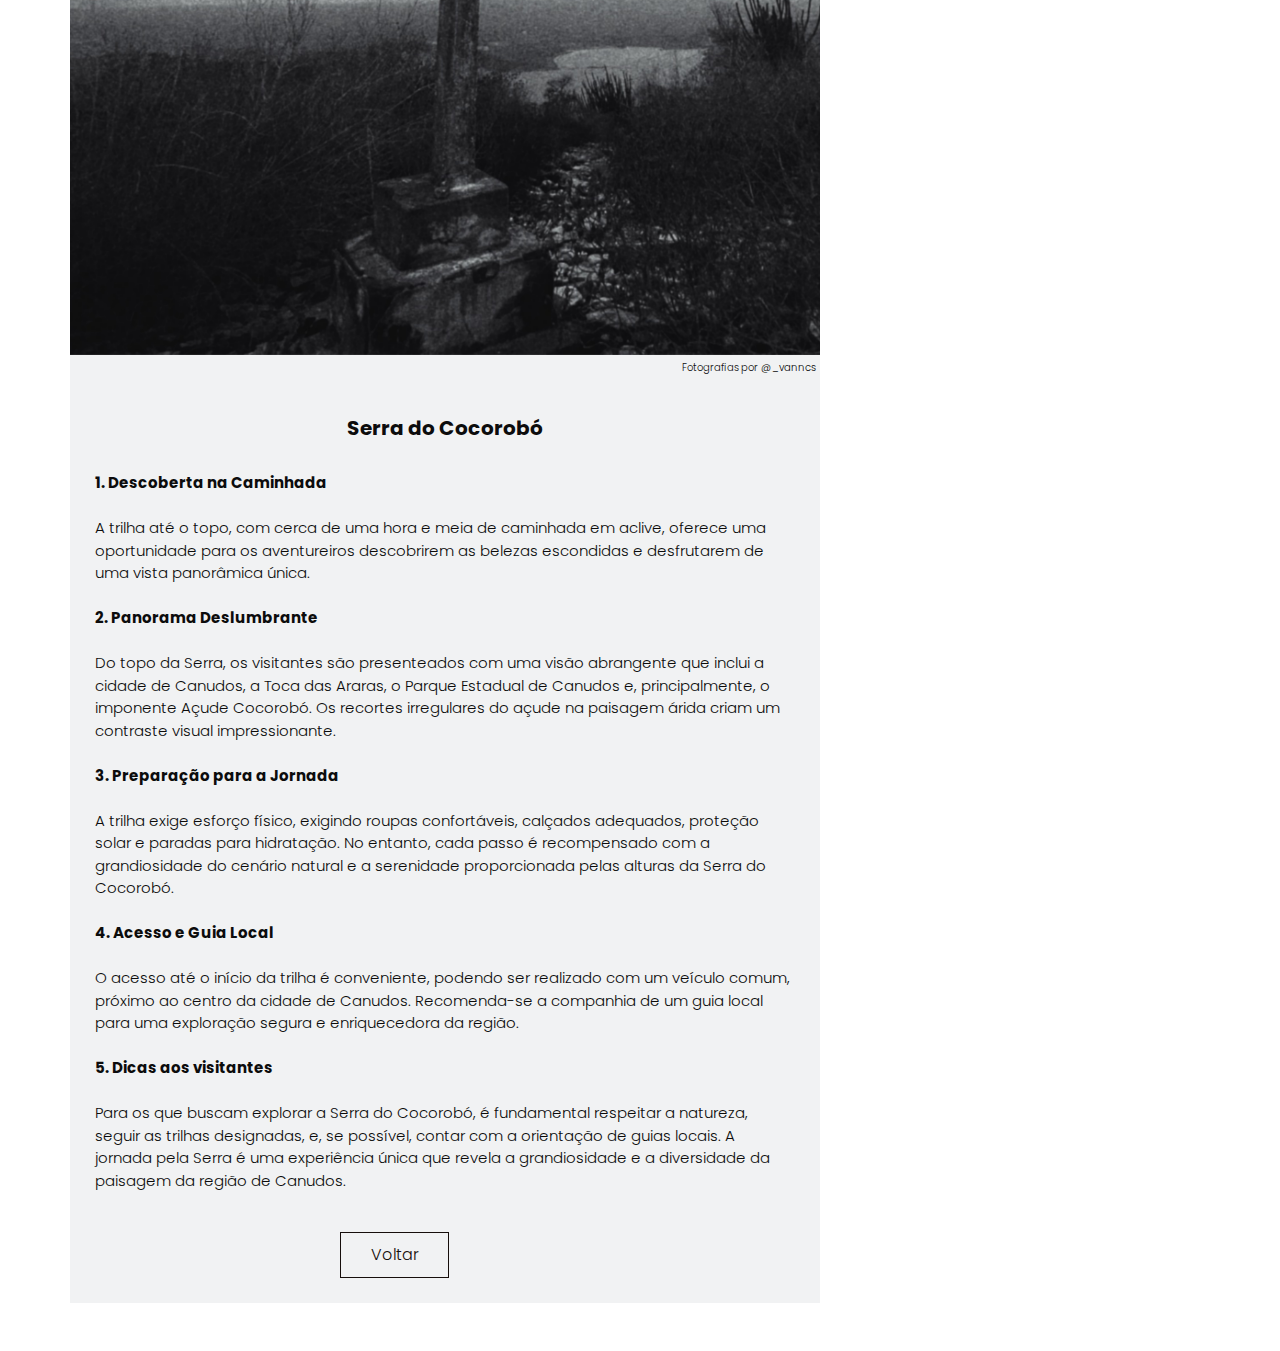
<file: serradococorobo.html>
<!DOCTYPE html>
<html>

<head>
  <meta charset="utf-8" />
  <meta http-equiv="X-UA-Compatible" content="IE=edge" />
  <meta name="viewport" content="width=device-width, initial-scale=1, shrink-to-fit=no" />
  <link rel="icon" href="images/logoCanudos.png" type="image/gif" />
  <meta name="keywords" content="" />
  <meta name="description" content="" />
  <meta name="author" content="" />

  <title>Serra do Cocorobó</title>

  <link rel="stylesheet" type="text/css" href="css/bootstrap.css" />
  <link href="css/font-awesome.min.css" rel="stylesheet" />
  <link href="css/style.css" rel="stylesheet" />
  <link href="css/responsive.css" rel="stylesheet" />

  <style>
    @import url('https://fonts.googleapis.com/css2?family=Poppins:wght@200;300;400;500;600;700&display=swap');
  
       * {
          font-family: 'Poppins', 'Sans Serif';
          font-weight: 300;
      }
      .offer_section .box .detail-box a {
  display: inline-block;
  padding: 8px 40px;
  background-color: transparent;
  color: #ffffff;
  border-radius: 0;
  border: 1px solid #ffffff;
  -webkit-transition: all .2s;
  transition: all .2s;
  margin-top: 10px;
}

.offer_section .box .detail-box a:hover {
  background-color: #ffffff;
  color: #000000;
}
.offer_section .box .detail-box {
  background-color: rgba(0, 0, 0, 0);
}
.slider_section .detail-box h1 {
    font-family: 'Poppins', 'Sans Serif';
     font-weight:600;
      font-size: 30px;
  }
  .blog_section .detail-box a {
    margin-left: 35%;
  }
@media (min-width: 1300px) {
.offer_section .box .detail-box {
  position: absolute;
  top: -30px;
  left: 0;
  width: 100%;
  height: 100%;
  display: -webkit-box;
  display: -ms-flexbox;
  display: flex;
  -webkit-box-orient: vertical;
  -webkit-box-direction: normal;
      -ms-flex-direction: column;
          flex-direction: column;
  -webkit-box-align: start;
      -ms-flex-align: start;
          align-items: flex-start;
  -webkit-box-pack: center;
      -ms-flex-pack: center;
          justify-content: center;
  color: #ffffff;
  padding: 25px;
}
}
@media (min-width: 1300px) {
.blog_section .col-md-8 {
    left:16.5%;
}
.blog_section .box .img-box p {
text-align:end;
margin-top:5px;
margin-right:5px;
font-size:15px; 
}
.blog_section .box .img-box p {
text-align:end;
margin-top:5px;
margin-right:5px;
font-size:15px; 
}

.slider_section .detail-box h1 {
    font-family: 'Poppins', 'Sans Serif';
     font-weight:600;
      font-size: 50px;
  }
  .blog_section .detail-box a {
    margin-left: 40%;
  }
}
.overlay-content a:hover{
  color: rgb(63, 63, 63);
}
      </style>

</head>

<body>

  <header class="header_section">
    <div class="container-fluid">
      <nav class="navbar navbar-expand-lg custom_nav-container">
        </a>
        <div class="" id="">

          <div class="custom_menu-btn">
            <button onclick="openNav()">
              <span class="s-1"> </span>
              <span class="s-2"> </span>
              <span class="s-3"> </span>
            </button>
            <div id="myNav" class="overlay" style="background-color: rgb(17, 17, 17);">
              <div class="overlay-content">
                <a href="index.html" style="text-transform: none;">Início</a>
                <a href="serradoconselheiro.html" style="text-transform: none;">Serra do Conselheiro</a>
                <a href="galeria.html" style="text-transform: none;">Galeria</a>
                <a href="memorial.html" style="text-transform: none;">Memorial Antônio Conselheiro</a>
                <a href="canudosvelho.html" style="text-transform: none;">Canudos Velho</a>
                <a href="serradococorobo.html" style="text-transform: none;">Serra do Cocorobó</a>
                <a href="parque.html" style="text-transform: none;">Parque Estadual de Canudos</a>
              </div>
            </div>
          </div>

        </div>
      </nav>
    </div>
  </header>

  <section class="slider_section position-relative">
    <div class="slider_bg_box">
      <img src="images/capaScr.jpg" alt="">
    </div>
    <div class="slider_bg"></div>
    <div class="container">
      <div class="col-md-9 col-lg-8">
        <div class="detail-box">
          <h1>
            Serra do
            <br> Cocorobó
          </h1>
         
        </div>
      </div>
    </div>
  </section>

 <section class="blog_section ">
  <div class="container">
    <div class="heading_container">
      
    </div>
    <div class="row">
      <div class="col-md-8">
        <div class="box">
          <div class="img-box">
            <img src="images/OfcSerraDoCocorobo.jpg" alt="" style="width:100%;">
            <p style="text-align:end; margin-top:5px; margin-right:5px; font-size:10px;">Fotografias por <a href="https://www.instagram.com/_vanncs/" style="color:black;">@_vanncs</a></p>
          </div>
          <div class="detail-box" style="width:100%;">
            <h5 style="text-align: center;">
              Serra do Cocorobó                                                                       
            </h5>
            <br>
            <p>
                <span style="font-weight: bold;"> 1. Descoberta na Caminhada </span>
                <br><br>
                A trilha até o topo, com cerca de uma hora e meia de caminhada em aclive, oferece uma oportunidade para os aventureiros descobrirem as belezas escondidas e desfrutarem de uma vista panorâmica única.
                <br><br>
                <span style="font-weight: bold;">2.  Panorama Deslumbrante</span>
                <br><br>
                Do topo da Serra, os visitantes são presenteados com uma visão abrangente que inclui a cidade de Canudos, a Toca das Araras, o Parque Estadual de Canudos e, principalmente, o imponente Açude Cocorobó. Os recortes irregulares do açude na paisagem árida criam um contraste visual impressionante.
                <br><br>
                <span style="font-weight: bold;">3. Preparação para a Jornada</span>
                <br><br>
                A trilha exige esforço físico, exigindo roupas confortáveis, calçados adequados, proteção solar e paradas para hidratação. No entanto, cada passo é recompensado com a grandiosidade do cenário natural e a serenidade proporcionada pelas alturas da Serra do Cocorobó.
                <br><br>
                <span style="font-weight: bold;">4. Acesso e Guia Local</span>
                <br><br>
                O acesso até o início da trilha é conveniente, podendo ser realizado com um veículo comum, próximo ao centro da cidade de Canudos. Recomenda-se a companhia de um guia local para uma exploração segura e enriquecedora da região.
                <br><br>
                <span style="font-weight: bold;">5. Dicas aos visitantes</span>
                <br><br>
                Para os que buscam explorar a Serra do Cocorobó, é fundamental respeitar a natureza, seguir as trilhas designadas, e, se possível, contar com a orientação de guias locais. A jornada pela Serra é uma experiência única que revela a grandiosidade e a diversidade da paisagem da região de Canudos.
            </p>
            <br>
            <a href="index.html">
                Voltar
              </a>
          </div>
          
        </div>
      </div>
    </div>
  </div>
  <br><br>
</section>

  <script src="js/jquery-3.4.1.min.js"></script>
  <script src="js/bootstrap.js"></script>
  <script src="js/custom.js"></script>

</body>

</html>
</file>
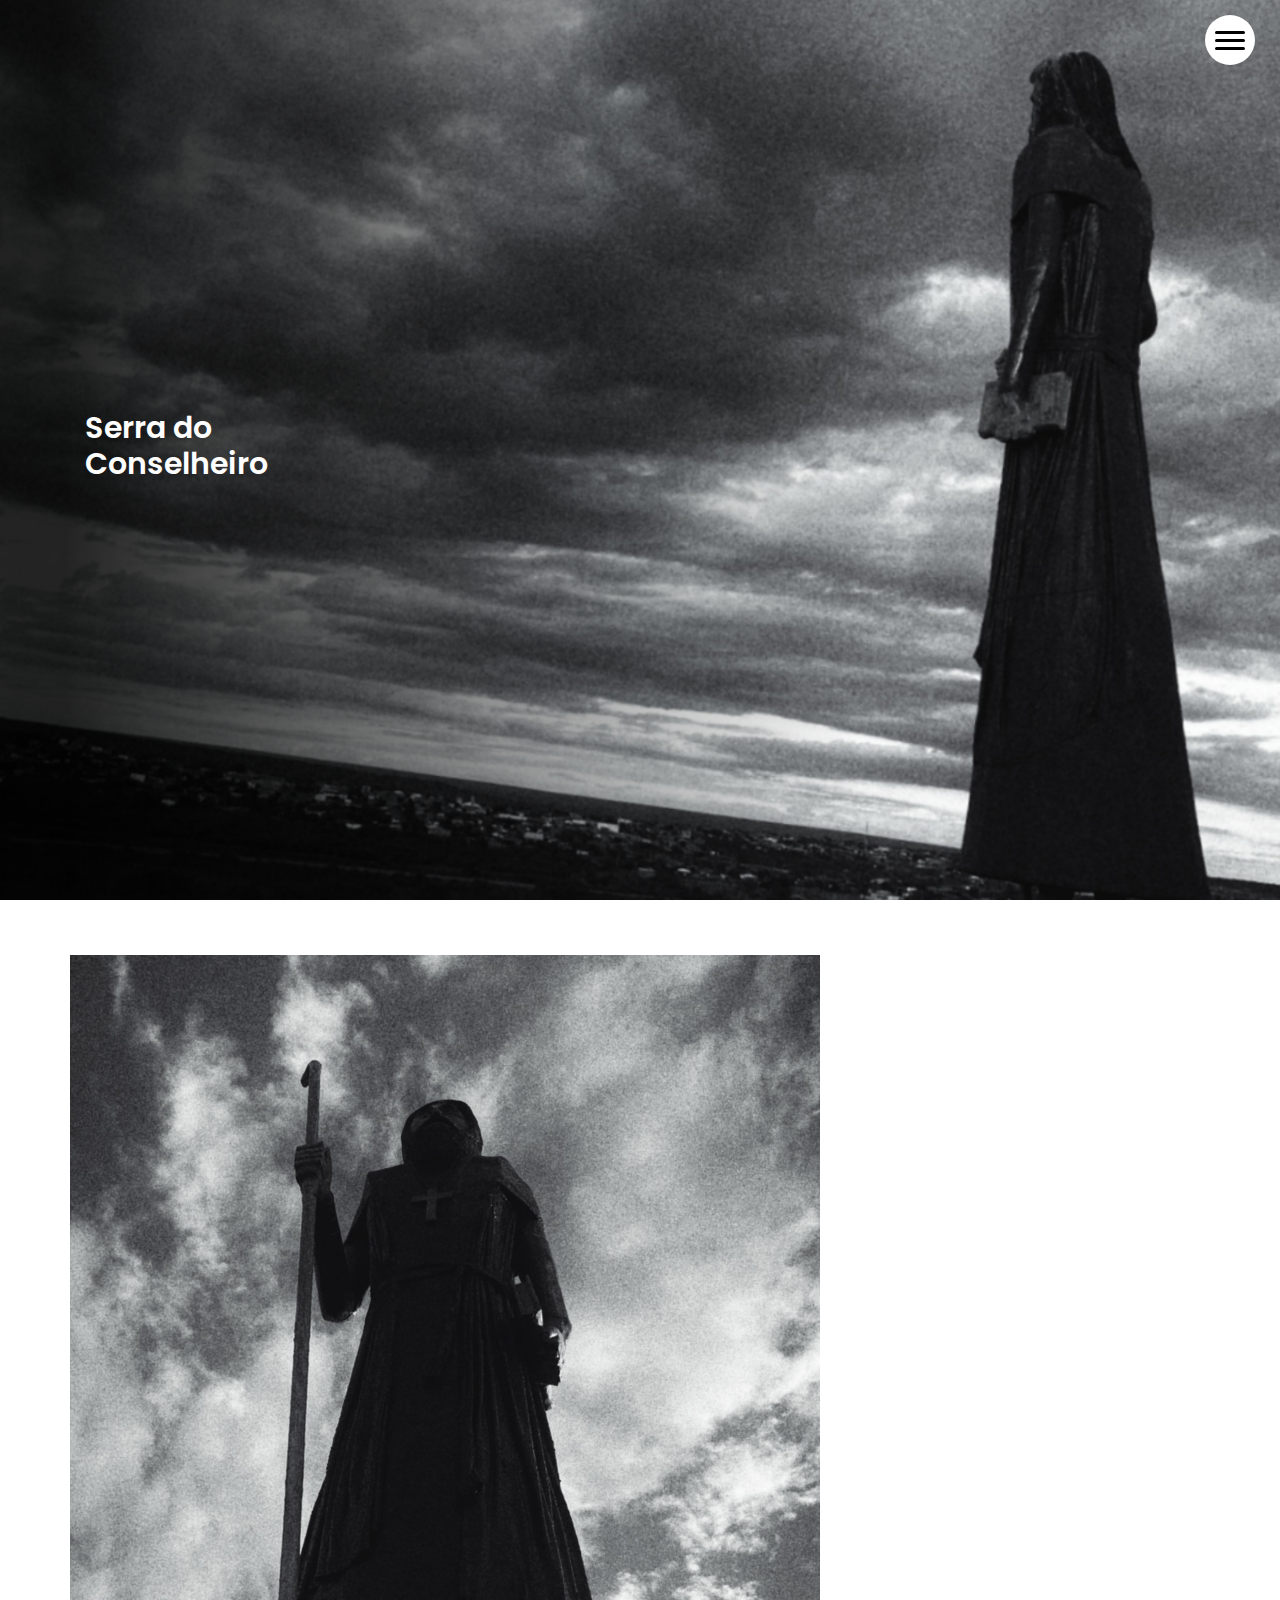
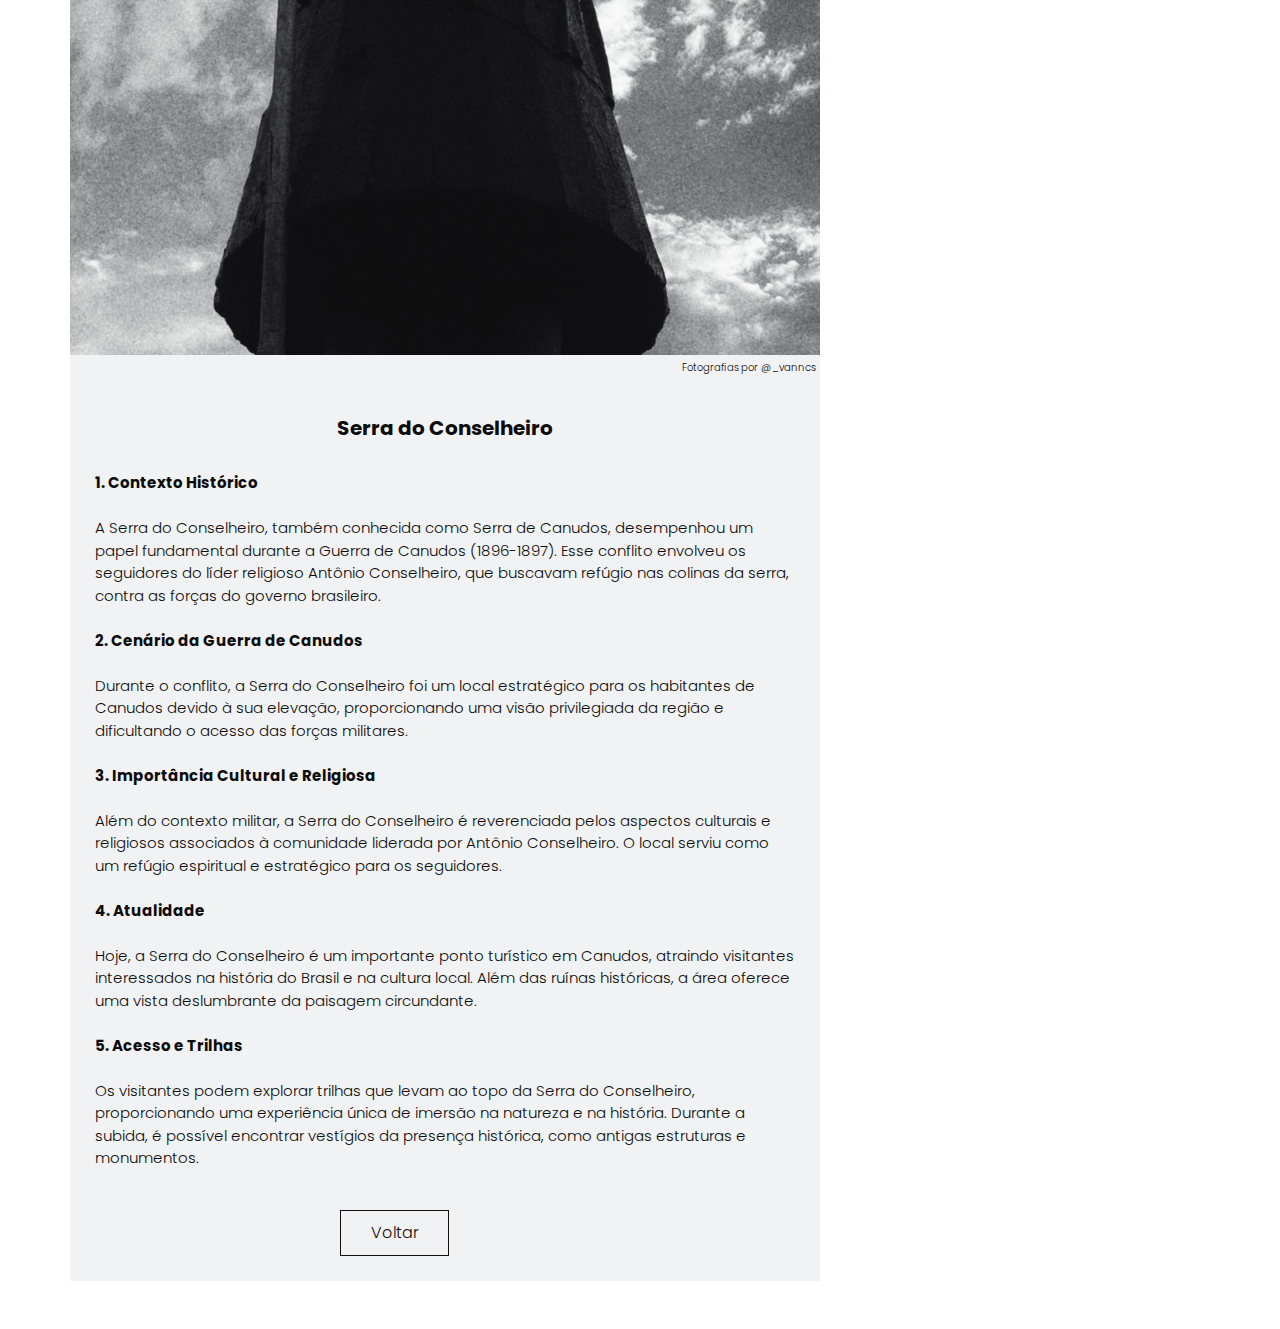
<file: serradoconselheiro.html>
<!DOCTYPE html>
<html>

<head>
  <meta charset="utf-8" />
  <meta http-equiv="X-UA-Compatible" content="IE=edge" />
  <meta name="viewport" content="width=device-width, initial-scale=1, shrink-to-fit=no" />
  <link rel="icon" href="images/logoCanudos.png" type="image/gif" />
  <meta name="keywords" content="" />
  <meta name="description" content="" />
  <meta name="author" content="" />

  <title>Serra do Conselheiro</title>

  <link rel="stylesheet" type="text/css" href="css/bootstrap.css" />
  <link href="css/font-awesome.min.css" rel="stylesheet" />
  <link href="css/style.css" rel="stylesheet" />
  <link href="css/responsive.css" rel="stylesheet" />

  <style>
    @import url('https://fonts.googleapis.com/css2?family=Poppins:wght@200;300;400;500;600;700&display=swap');
  
       * {
          font-family: 'Poppins', 'Sans Serif';
          font-weight: 300;
      }
      .offer_section .box .detail-box a {
  display: inline-block;
  padding: 8px 40px;
  background-color: transparent;
  color: #ffffff;
  border-radius: 0;
  border: 1px solid #ffffff;
  -webkit-transition: all .2s;
  transition: all .2s;
  margin-top: 10px;
}

.offer_section .box .detail-box a:hover {
  background-color: #ffffff;
  color: #000000;
}
.offer_section .box .detail-box {
  background-color: rgba(0, 0, 0, 0);
}
.slider_section .detail-box h1 {
    font-family: 'Poppins', 'Sans Serif';
     font-weight:600;
      font-size: 30px;
  }
  .blog_section .detail-box a {
    margin-left: 35%;
  }
@media (min-width: 1300px) {
.offer_section .box .detail-box {
  position: absolute;
  top: -30px;
  left: 0;
  width: 100%;
  height: 100%;
  display: -webkit-box;
  display: -ms-flexbox;
  display: flex;
  -webkit-box-orient: vertical;
  -webkit-box-direction: normal;
      -ms-flex-direction: column;
          flex-direction: column;
  -webkit-box-align: start;
      -ms-flex-align: start;
          align-items: flex-start;
  -webkit-box-pack: center;
      -ms-flex-pack: center;
          justify-content: center;
  color: #ffffff;
  padding: 25px;
}
}
@media (min-width: 1300px) {
.blog_section .col-md-8 {
    left:16.5%;
}
.blog_section .box .img-box p {
text-align:end;
margin-top:5px;
margin-right:5px;
font-size:15px; 
}
.blog_section .box .img-box p {
text-align:end;
margin-top:5px;
margin-right:5px;
font-size:15px; 
}

.slider_section .detail-box h1 {
    font-family: 'Poppins', 'Sans Serif';
     font-weight:600;
      font-size: 50px;
  }
  .blog_section .detail-box a {
    margin-left: 40%;
  }
}
.overlay-content a:hover{
  color: rgb(63, 63, 63);
}
      </style>

</head>

<body>

  <header class="header_section">
    <div class="container-fluid">
      <nav class="navbar navbar-expand-lg custom_nav-container">
        </a>
        <div class="" id="">

          <div class="custom_menu-btn">
            <button onclick="openNav()">
              <span class="s-1"> </span>
              <span class="s-2"> </span>
              <span class="s-3"> </span>
            </button>
            <div id="myNav" class="overlay" style="background-color: rgb(17, 17, 17);">
              <div class="overlay-content">
                <a href="index.html" style="text-transform: none;">Início</a>
                <a href="serradoconselheiro.html" style="text-transform: none;">Serra do Conselheiro</a>
                <a href="galeria.html" style="text-transform: none;">Galeria</a>
                <a href="memorial.html" style="text-transform: none;">Memorial Antônio Conselheiro</a>
                <a href="canudosvelho.html" style="text-transform: none;">Canudos Velho</a>
                <a href="serradococorobo.html" style="text-transform: none;">Serra do Cocorobó</a>
                <a href="parque.html" style="text-transform: none;">Parque Estadual de Canudos</a>
              </div>
            </div>
          </div>

        </div>
      </nav>
    </div>
  </header>

  <section class="slider_section position-relative">
    <div class="slider_bg_box">
      <img src="images/capaSc.jpg" alt="">
    </div>
    <div class="slider_bg"></div>
    <div class="container">
      <div class="col-md-9 col-lg-8">
        <div class="detail-box">
          <h1>
            Serra do
            <br> Conselheiro
          </h1>
         
        </div>
      </div>
    </div>
  </section>

 <section class="blog_section ">
  <div class="container">
    <div class="heading_container">
      
    </div>
    <div class="row">
      <div class="col-md-8">
        <div class="box">
          <div class="img-box">
            <img src="images/sc.jpg" alt="" style="width:100%;">
            <p style="text-align:end; margin-top:5px; margin-right:5px; font-size:10px;">Fotografias por <a href="https://www.instagram.com/_vanncs/" style="color:black;">@_vanncs</a></p>
          </div>
          <div class="detail-box" style="width:100%;">
            <h5 style="text-align: center;">
              Serra do Conselheiro                                                                        
            </h5>
            <br>
            <p>
                <span style="font-weight: bold;"> 1. Contexto Histórico </span>
                <br><br>
                A Serra do Conselheiro, também conhecida como Serra de Canudos, desempenhou um papel fundamental durante a Guerra de Canudos (1896-1897). Esse conflito envolveu os seguidores do líder religioso Antônio Conselheiro, que buscavam refúgio nas colinas da serra, contra as forças do governo brasileiro.
                <br><br>
                <span style="font-weight: bold;">2. Cenário da Guerra de Canudos</span>
                <br><br>
                Durante o conflito, a Serra do Conselheiro foi um local estratégico para os habitantes de Canudos devido à sua elevação, proporcionando uma visão privilegiada da região e dificultando o acesso das forças militares.
                <br><br>
                <span style="font-weight: bold;">3. Importância Cultural e Religiosa</span>
                <br><br>
                Além do contexto militar, a Serra do Conselheiro é reverenciada pelos aspectos culturais e religiosos associados à comunidade liderada por Antônio Conselheiro. O local serviu como um refúgio espiritual e estratégico para os seguidores.
                <br><br>
                <span style="font-weight: bold;">4. Atualidade</span>
                <br><br>
                Hoje, a Serra do Conselheiro é um importante ponto turístico em Canudos, atraindo visitantes interessados na história do Brasil e na cultura local. Além das ruínas históricas, a área oferece uma vista deslumbrante da paisagem circundante.
                <br><br>
                <span style="font-weight: bold;">5. Acesso e Trilhas</span>
                <br><br>
                Os visitantes podem explorar trilhas que levam ao topo da Serra do Conselheiro, proporcionando uma experiência única de imersão na natureza e na história. Durante a subida, é possível encontrar vestígios da presença histórica, como antigas estruturas e monumentos.
            </p>
            <br>
            <a href="index.html">
                Voltar
              </a>
          </div>
          
        </div>
      </div>
    </div>
  </div>
  <br><br>
</section>

  <script src="js/jquery-3.4.1.min.js"></script>
  <script src="js/bootstrap.js"></script>
  <script src="js/custom.js"></script>

</body>

</html>
</file>
<file: css/style.css>
@import url("https://fonts.googleapis.com/css2?family=Playfair+Display:wght@400;500;600;700&family=Poppins:wght@400;500;600;700&display=swap");
/* fonts import */
@import url("../fonts/octin_sports_rg.ttf");
body {
  font-family: "Poppins", sans-serif;
  color: #0c0c0c;
  background-color: #ffffff;
  overflow-x: hidden;
}

.layout_padding {
  padding: 90px 0;
}

.layout_padding2 {
  padding: 45px 0;
}

.layout_padding2-top {
  padding-top: 45px;
}

.layout_padding2-bottom {
  padding-bottom: 45px;
}

.layout_padding-top {
  padding-top: 90px;
}

.layout_padding-bottom {
  padding-bottom: 90px;
}

.long_section {
  margin-left: 45px;
  margin-right: 45px;
  padding-left: 15px;
  padding-right: 15px;
}

.heading_container {
  display: -webkit-box;
  display: -ms-flexbox;
  display: flex;
  -webkit-box-orient: vertical;
  -webkit-box-direction: normal;
      -ms-flex-direction: column;
          flex-direction: column;
  -webkit-box-align: start;
      -ms-flex-align: start;
          align-items: flex-start;
  font-family: 'Playfair Display', serif;
}

.heading_container h2 {
  position: relative;
  font-weight: bold;
  text-transform: uppercase;
  margin: 0;
}

.heading_container.heading_center {
  -webkit-box-align: center;
      -ms-flex-align: center;
          align-items: center;
  text-align: center;
}

h1,
h2 {
  font-family: 'Playfair Display', serif;
}

/*header section*/
.header_section {
  position: absolute;
  top: 0;
  width: 100%;
  z-index: 9;
}

.header_section .container-fluid {
  padding-right: 25px;
  padding-left: 25px;
}

.header_section .nav_container {
  margin: 0 auto;
}

.header_section.innerpage_header {
  position: relative;
  background: -webkit-gradient(linear, left top, right top, from(#160e0b), to(#160e0b));
  background: linear-gradient(to right, #160e0b, #160e0b);
  padding: 10px 0;
}

.custom_nav-container {
  padding-left: 0;
  padding-right: 0;
}

.custom_menu-btn {
  position: fixed;
  right: 25px;
  top: 15px;
  width: 50px;
  height: 50px;
}

.custom_menu-btn::before {
  content: "";
  position: absolute;
  top: 0;
  right: 0;
  width: 100%;
  height: 100%;
  background-color: rgb(255, 255, 255);
  -webkit-box-shadow: 0 0 5px 0 rgba(0, 0, 0, 0.07);
          box-shadow: 0 0 5px 0 rgba(0, 0, 0, 0.07);
  z-index: 7;
  border-radius: 100%;
  -webkit-transition: all .3s;
  transition: all .3s;
}

.custom_menu-btn.menu_btn-style::before {
  width: 100vh;
  height: 100vh;
  background-color: #160e0b;
  -webkit-transform: scale(5);
          transform: scale(5);
  border-radius: 0;
}

.custom_menu-btn button {
  width: 50px;
  height: 50px;
  outline: none;
  border: none;
  border-radius: 100%;
  display: -webkit-box;
  display: -ms-flexbox;
  display: flex;
  -webkit-box-orient: vertical;
  -webkit-box-direction: normal;
      -ms-flex-direction: column;
          flex-direction: column;
  -webkit-box-align: center;
      -ms-flex-align: center;
          align-items: center;
  -webkit-box-pack: center;
      -ms-flex-pack: center;
          justify-content: center;
  background-color: transparent;
  position: relative;
  z-index: 999;
  margin: 0;
}

.custom_menu-btn button span {
  display: block;
  width: 30px;
  height: 3px;
  background-color: #000000;
  margin: 2.5px 0;
  -webkit-transition: all 0.3s;
  transition: all 0.3s;
  border-radius: 15px;
}

.custom_menu-btn .s-2 {
  -webkit-transition: all 0.1s;
  transition: all 0.1s;
}

.menu_btn-style button span {
  background-color: #ffffff;
}

.menu_btn-style button .s-1 {
  -webkit-transform: rotate(45deg) translate(6px, 6px);
          transform: rotate(45deg) translate(6px, 6px);
}

.menu_btn-style button .s-2 {
  -webkit-transform: translateX(100px);
          transform: translateX(100px);
}

.menu_btn-style button .s-3 {
  -webkit-transform: rotate(-45deg) translate(5px, -5px);
          transform: rotate(-45deg) translate(5px, -5px);
}

.overlay {
  height: 100%;
  width: 0;
  position: fixed;
  top: 0;
  left: 0;
  overflow-x: hidden;
  -webkit-transition: 0.5s;
  transition: 0.5s;
  z-index: 9;
}

.overlay .closebtn {
  position: absolute;
  top: 0;
  right: 30px;
  font-size: 60px;
}

.overlay a {
  padding: 0px;
  text-decoration: none;
  font-size: 22px;
  color: #ffffff;
  display: block;
  -webkit-transition: 0.3s;
  transition: 0.3s;
  margin-bottom: 15px;
  text-transform: uppercase;
  font-weight: 600;
  opacity: 0;
}

.overlay a:hover {
  color: #ffffff;
}

.overlay-content {
  position: relative;
  top: 30%;
  width: 100%;
  text-align: center;
  margin-top: 30px;
  z-index: 99;
}

.menu_width {
  width: 100%;
}

.menu_width.overlay a {
  opacity: 1;
}

a,
a:hover,
a:focus {
  text-decoration: none;
}

a:hover,
a:focus {
  color: initial;
}

.btn,
.btn:focus {
  outline: none !important;
  -webkit-box-shadow: none;
          box-shadow: none;
}

.navbar-brand {
  margin-top: 10px;
}

.navbar-brand span {
  font-size: 24px;
  font-weight: 700;
  color: #ffffff;
  text-transform: uppercase;
}

/*end header section*/
/* slider section */
.slider_section {
  min-height: 100vh;
  -webkit-box-flex: 1;
      -ms-flex: 1;
          flex: 1;
  display: -webkit-box;
  display: -ms-flexbox;
  display: flex;
  -webkit-box-align: center;
      -ms-flex-align: center;
          align-items: center;
  position: relative;
}

.slider_section .row {
  -webkit-box-align: center;
      -ms-flex-align: center;
          align-items: center;
}

.slider_section .detail-box {
  position: relative;
  z-index: 4;
  color: #ffffff;
  padding: 75px 0;
}

.slider_section .detail-box h1 {
  font-weight: bold;
  font-size: 3rem;
}

.slider_section .detail-box p {
  width: 75%;
  margin-top: 15px;
}

.slider_section .detail-box .slider-link {
  display: inline-block;
  padding: 10px 45px;
  background-color: transparent;
  color: #fd9c6b;
  border-radius: 5px;
  border: 1px solid #fd9c6b;
  -webkit-transition: all .2s;
  transition: all .2s;
  margin-top: 35px;
}

.slider_section .detail-box .slider-link:hover {
  background-color: #fd9c6b;
  color: #ffffff;
}

.slider_section .slider_bg_box {
  position: absolute;
  top: 0;
  left: 0;
  width: 100%;
  height: 100%;
  z-index: 2;
  overflow: hidden;
}

.slider_section .slider_bg_box img {
  width: 100%;
  height: 100%;
  -o-object-fit: cover;
     object-fit: cover;
  -o-object-position: top right;
     object-position: top right;
}

.shop_section .heading_container {
  margin-bottom: 20px;
}

.shop_section .box {
  background-color: #eeeeee;
  position: relative;
  padding: 10px;
  margin-top: 25px;
}

.shop_section .box a {
  color: #000000;
}

.shop_section .box .img-box {
  display: -webkit-box;
  display: -ms-flexbox;
  display: flex;
  -webkit-box-pack: center;
      -ms-flex-pack: center;
          justify-content: center;
  -webkit-box-align: center;
      -ms-flex-align: center;
          align-items: center;
  padding: 15px 30px;
  height: 245px;
}

.shop_section .box .img-box img {
  max-width: 100%;
  max-height: 145px;
}

.shop_section .box .detail-box {
  display: -webkit-box;
  display: -ms-flexbox;
  display: flex;
  -webkit-box-pack: justify;
      -ms-flex-pack: justify;
          justify-content: space-between;
}

.shop_section .box .detail-box h6 span {
  color: #fd9c6b;
}

.shop_section .box .new {
  width: 50px;
  height: 50px;
  position: absolute;
  top: 10px;
  left: 10px;
  background-color: #ffffff;
  display: -webkit-box;
  display: -ms-flexbox;
  display: flex;
  -webkit-box-pack: center;
      -ms-flex-pack: center;
          justify-content: center;
  -webkit-box-align: center;
      -ms-flex-align: center;
          align-items: center;
  border-radius: 100%;
  font-size: 15px;
}

.shop_section .btn-box {
  display: -webkit-box;
  display: -ms-flexbox;
  display: flex;
  -webkit-box-pack: center;
      -ms-flex-pack: center;
          justify-content: center;
  margin-top: 45px;
}

.shop_section .btn-box a {
  display: inline-block;
  padding: 10px 40px;
  background-color: #fd9c6b;
  color: #ffffff;
  border-radius: 5px;
  border: 1px solid #fd9c6b;
  -webkit-transition: all .2s;
  transition: all .2s;
}

.shop_section .btn-box a:hover {
  background-color: transparent;
  color: #fd9c6b;
}

.about_section .row {
  -webkit-box-align: center;
      -ms-flex-align: center;
          align-items: center;
}

.about_section .img-box {
  position: relative;
  padding: 25px 0 0 25px;
}

.about_section .img-box img {
  width: 100%;
  position: relative;
}

.about_section .img-box::before {
  content: "";
  position: absolute;
  top: 0;
  left: 0;
  width: 250px;
  height: 250px;
  background-color: #160e0b;
}

.about_section .detail-box p {
  margin-top: 10px;
  margin-bottom: 35px;
}

.about_section .detail-box a {
  display: inline-block;
  padding: 10px 45px;
  background-color: #fd9c6b;
  color: #ffffff;
  border-radius: 0;
  border: 1px solid #fd9c6b;
  -webkit-transition: all .2s;
  transition: all .2s;
}

.about_section .detail-box a:hover {
  background-color: transparent;
  color: #fd9c6b;
}

.offer_section .row > div {
  display: -webkit-box;
  display: -ms-flexbox;
  display: flex;
  -webkit-box-orient: vertical;
  -webkit-box-direction: normal;
      -ms-flex-direction: column;
          flex-direction: column;
  -webkit-box-pack: stretch;
      -ms-flex-pack: stretch;
          justify-content: stretch;
}

.offer_section .box {
  margin: 10px;
  height: 100%;
  position: relative;
  min-height: 175px;
}

.offer_section .box img {
  width: 100%;
  min-height: 100%;
}

.offer_section .box .detail-box {
  position: absolute;
  top: 0;
  left: 0;
  width: 100%;
  height: 100%;
  display: -webkit-box;
  display: -ms-flexbox;
  display: flex;
  -webkit-box-orient: vertical;
  -webkit-box-direction: normal;
      -ms-flex-direction: column;
          flex-direction: column;
  -webkit-box-align: start;
      -ms-flex-align: start;
          align-items: flex-start;
  -webkit-box-pack: center;
      -ms-flex-pack: center;
          justify-content: center;
  color: #ffffff;
  padding: 25px;
  background-color: rgba(0, 0, 0, 0);
}

.offer_section .box .detail-box h2 {
  font-weight: bold;
}

.offer_section .box .detail-box a {
  display: inline-block;
  padding: 8px 40px;
  background-color: transparent;
  color: #ffffff;
  border-radius: 0;
  border: 1px solid #ffffff;
  -webkit-transition: all .2s;
  transition: all .2s;
  margin-top: 10px;
}

.offer_section .box .detail-box a:hover {
  background-color: #ffffff;
  color: #000000;
}

.offer_section .box.offer-box1 {
  min-height: 225px;
}

.offer_section .box.offer-box1 .detail-box {
  -webkit-box-pack: start;
      -ms-flex-pack: start;
          justify-content: flex-start;
}

.offer_section .box.offer-box1 .detail-box h2 {
  font-size: 3rem;
}

.offer_section .box.offer-box2 .detail-box h2, .offer_section .box.offer-box3 .detail-box h2 {
  font-size: 2rem;
}

.offer_section .box.offer-box2 .detail-box {
  -webkit-box-align: end;
      -ms-flex-align: end;
          align-items: flex-end;
  -webkit-box-pack: end;
      -ms-flex-pack: end;
          justify-content: flex-end;
}

.offer_section .box.offer-box3 .detail-box {
  -webkit-box-align: start;
      -ms-flex-align: start;
          align-items: flex-start;
  -webkit-box-pack: end;
      -ms-flex-pack: end;
          justify-content: flex-end;
}

.blog_section .heading_container {
  -webkit-box-align: center;
      -ms-flex-align: center;
          align-items: center;
}

.blog_section .heading_container h2::before {
  left: 50%;
  -webkit-transform: translateX(-50%);
          transform: translateX(-50%);
}

.blog_section .box {
  margin-top: 55px;
  background-color: #f1f2f3;
}

.blog_section .box .img-box {
  position: relative;
}

.blog_section .box .img-box .blog_date {
  position: absolute;
  left: 25px;
  bottom: -15px;
  padding: 10px 15px;
  font-size: 18px;
  background-color: #160e0b;
  margin: 0;
  text-align: center;
  border: 3px solid #ffffff;
  color: #ffffff;
}

.blog_section .box .img-box img {
  width: 50%;
}

.blog_section .box .detail-box {
  margin-top: 10px;
  padding: 25px;
  width:50%;
}

.blog_section .box .detail-box h5 {
  font-weight: bold;
}

.blog_section .box .detail-box p {
  font-size: 15px;
}

.blog_section .box .detail-box a {
  display: inline-block;
  padding: 10px 30px;
  background-color: transparent;
  color: #160e0b;
  border-radius: 0;
  border: 1px solid #160e0b;
  -webkit-transition: all .2s;
  transition: all .2s;
}

.blog_section .box .detail-box a:hover {
  background-color: #160e0b;
  color: #ffffff;
}

.client_section .heading_container {
  -webkit-box-align: center;
      -ms-flex-align: center;
          align-items: center;
}

.client_section .box {
  display: -webkit-box;
  display: -ms-flexbox;
  display: flex;
  -webkit-box-orient: vertical;
  -webkit-box-direction: normal;
      -ms-flex-direction: column;
          flex-direction: column;
  -webkit-box-align: center;
      -ms-flex-align: center;
          align-items: center;
  text-align: center;
  margin: 45px;
  padding: 35px 25px;
  border-radius: 15px;
  background-color: #160e0b;
  color: #ffffff;
}

.client_section .box .img-box {
  margin-bottom: 15px;
  min-width: 145px;
  max-width: 145px;
  overflow: hidden;
}

.client_section .box .img-box img {
  width: 100%;
  border-radius: 100%;
  border: 7px solid rgba(255, 255, 255, 0.45);
}

.client_section .box .detail-box {
  display: -webkit-box;
  display: -ms-flexbox;
  display: flex;
  -webkit-box-orient: vertical;
  -webkit-box-direction: normal;
      -ms-flex-direction: column;
          flex-direction: column;
}

.client_section .box .detail-box .name img {
  width: 25px;
  margin-bottom: 5px;
}

.client_section .box .detail-box .name h6 {
  color: #fd9c6b;
  font-size: 20px;
}

.client_section .carousel_btn-container {
  display: -webkit-box;
  display: -ms-flexbox;
  display: flex;
  -webkit-box-pack: center;
      -ms-flex-pack: center;
          justify-content: center;
}

.client_section .carousel-control-prev,
.client_section .carousel-control-next {
  position: unset;
  width: 45px;
  height: 45px;
  border: none;
  opacity: 1;
  background-repeat: no-repeat;
  background-size: 12px;
  background-position: center;
  background-color: #fd9c6b;
  background-position: center;
  border-radius: 5px;
  margin: 0 2.5px;
}

.client_section .carousel-control-prev:hover,
.client_section .carousel-control-next:hover {
  background-color: #160e0b;
}

.client_section .carousel-control-next {
  left: initial;
}

.info_section {
  background-color: #160e0b;
  color: #ffffff;
}

.info_section .info_form_social_row {
  -webkit-box-align: center;
      -ms-flex-align: center;
          align-items: center;
  margin-bottom: 45px;
}

.info_section .info_form {
  width: 100%;
}

.info_section .info_form form {
  display: -webkit-box;
  display: -ms-flexbox;
  display: flex;
  -webkit-box-align: end;
      -ms-flex-align: end;
          align-items: flex-end;
}

.info_section .info_form form input {
  -webkit-box-flex: 1;
      -ms-flex: 1;
          flex: 1;
  background-color: #ffffff;
  height: 50px;
  padding-left: 15px;
  outline: none;
  color: #ffffff;
  border: none;
  border-bottom: 1px solid #fd9c6b;
}

.info_section .info_form form input::-webkit-input-placeholder {
  color: #9c9c9c;
}

.info_section .info_form form input:-ms-input-placeholder {
  color: #9c9c9c;
}

.info_section .info_form form input::-ms-input-placeholder {
  color: #9c9c9c;
}

.info_section .info_form form input::placeholder {
  color: #9c9c9c;
}

.info_section .info_form form button {
  background-color: transparent;
  color: #fd9c6b;
  text-transform: uppercase;
  font-size: 12px;
  outline: none;
  border: none;
  display: inline-block;
  padding: 15.5px 25px;
  background-color: #fd9c6b;
  color: #ffffff;
  border-radius: 0;
  border: 1px solid #fd9c6b;
  -webkit-transition: all .2s;
  transition: all .2s;
}

.info_section .info_form form button:hover {
  background-color: transparent;
  color: #fd9c6b;
}

.info_section .social_box {
  width: 100%;
  display: -webkit-box;
  display: -ms-flexbox;
  display: flex;
}

.info_section .social_box a {
  display: -webkit-box;
  display: -ms-flexbox;
  display: flex;
  -webkit-box-pack: center;
      -ms-flex-pack: center;
          justify-content: center;
  -webkit-box-align: center;
      -ms-flex-align: center;
          align-items: center;
  width: 50px;
  height: 50px;
  border: 1px solid #ffffff;
  color: #ffffff;
  margin-right: 10px;
}

.info_section .social_box a:hover {
  color: #fd9c6b;
  border-color: #fd9c6b;
}

.info_section h4 {
  margin-bottom: 15px;
}

.info_section .info_links .info_links_menu {
  display: -webkit-box;
  display: -ms-flexbox;
  display: flex;
  -webkit-box-orient: vertical;
  -webkit-box-direction: normal;
      -ms-flex-direction: column;
          flex-direction: column;
}

.info_section .info_links .info_links_menu a {
  color: #ffffff;
}

.info_section .info_links .info_links_menu a:not(:nth-last-child(1)) {
  margin-bottom: 10px;
}

.info_section .info_links .info_links_menu a:hover {
  color: #fd9c6b;
}

.info_section .info_insta .insta_box {
  display: -webkit-box;
  display: -ms-flexbox;
  display: flex;
  -webkit-box-align: center;
      -ms-flex-align: center;
          align-items: center;
}

.info_section .info_insta .insta_box .img-box {
  width: 65px;
  min-width: 65px;
  height: 65px;
  padding: 10px;
  display: -webkit-box;
  display: -ms-flexbox;
  display: flex;
  -webkit-box-pack: center;
      -ms-flex-pack: center;
          justify-content: center;
  -webkit-box-align: center;
      -ms-flex-align: center;
          align-items: center;
  margin-right: 10px;
  background-color: #ffffff;
}

.info_section .info_insta .insta_box .img-box img {
  max-width: 100%;
  max-height: 100%;
}

.info_section .info_insta .insta_box p {
  margin: 0;
}

.info_section .info_insta .insta_box:not(:nth-last-child(1)) {
  margin-bottom: 15px;
}

.info_section .info_contact a {
  display: -webkit-box;
  display: -ms-flexbox;
  display: flex;
  -webkit-box-align: center;
      -ms-flex-align: center;
          align-items: center;
  color: #ffffff;
  margin-bottom: 10px;
}

.info_section .info_contact a i {
  margin-right: 5px;
  width: 25px;
}

.info_section .info_contact a:hover:hover {
  color: #fd9c6b;
}

/* footer section*/
.footer_section {
  position: relative;
  text-align: center;
}

.footer_section p {
  color: #000000;
  padding: 25px 0;
  margin: 0;
}

.footer_section p a {
  color: inherit;
}
/*# sourceMappingURL=style.css.map */
</file>
<file: css/responsive.css>
@media (max-width: 1300px) {}

@media (max-width: 1120px) {}

@media (max-width: 992px) {

  .slider_section {
    min-height: auto;
  }

  .slider_section .detail-box {
    padding: 90px 0 75px 0;
  }

  .info_main_row>div:nth-child(1) {
    margin-bottom: 25px;
  }

  .info_main_row>div:nth-child(2) {
    margin-bottom: 25px;
  }
}

@media (max-width: 800px) {}

@media (max-width: 768px) {
  .slider_section .detail-box h1 {
    font-size: 2.5rem;
  }

  .slider_section .slider_bg_box img {
    object-position: 20% center;
  }

  .about_section .img-box {
    margin-bottom: 45px;

  }

  .contact_section .form_container {
    margin-bottom: 45px;
  }

  .client_section .box {
    flex-direction: column;
    text-align: center;
    margin: 45px 15px;
  }

  .client_section .box .detail-box {
    align-items: center;
  }

  .client_section .box .img-box {
    margin-right: 0;
    margin-bottom: 25px;
  }

  .info_main_row>div {
    display: flex;
    flex-direction: column;
    align-items: center;
    text-align: center;

  }

  .info_main_row>div:not(:nth-last-child(1)) {
    margin-bottom: 25px;
  }

  .info_section .social_box {
    justify-content: center;
    margin-top: 25px;
  }

  .info_section .info_contact {
    display: flex;
    flex-direction: column;
    align-items: center;
  }

}

@media (max-width: 576px) {
  .info_section .info_insta .insta_box {
    flex-direction: column;
  }

  .info_section .info_insta .insta_box .img-box {
    margin-right: 0;
    margin-bottom: 10px;
  }

}

@media (max-width: 480px) {
  .about_section .img-box::before {
    width: 150px;
    height: 150px;
  }

  .slider_section .slider_bg_box img {
    object-position: 40% center;
  }
}

@media (max-width: 420px) {}

@media (max-width: 480px) {
  .offer_section .box .detail-box h2 {
    font-weight: bold;
  }
}

@media (max-width: 376px) {
  .slider_section .detail-box h1 {
    font-size: 2rem;
  }
}

@media (min-width: 1200px) {
  .container {
    max-width: 1170px;
  }
}
</file>
